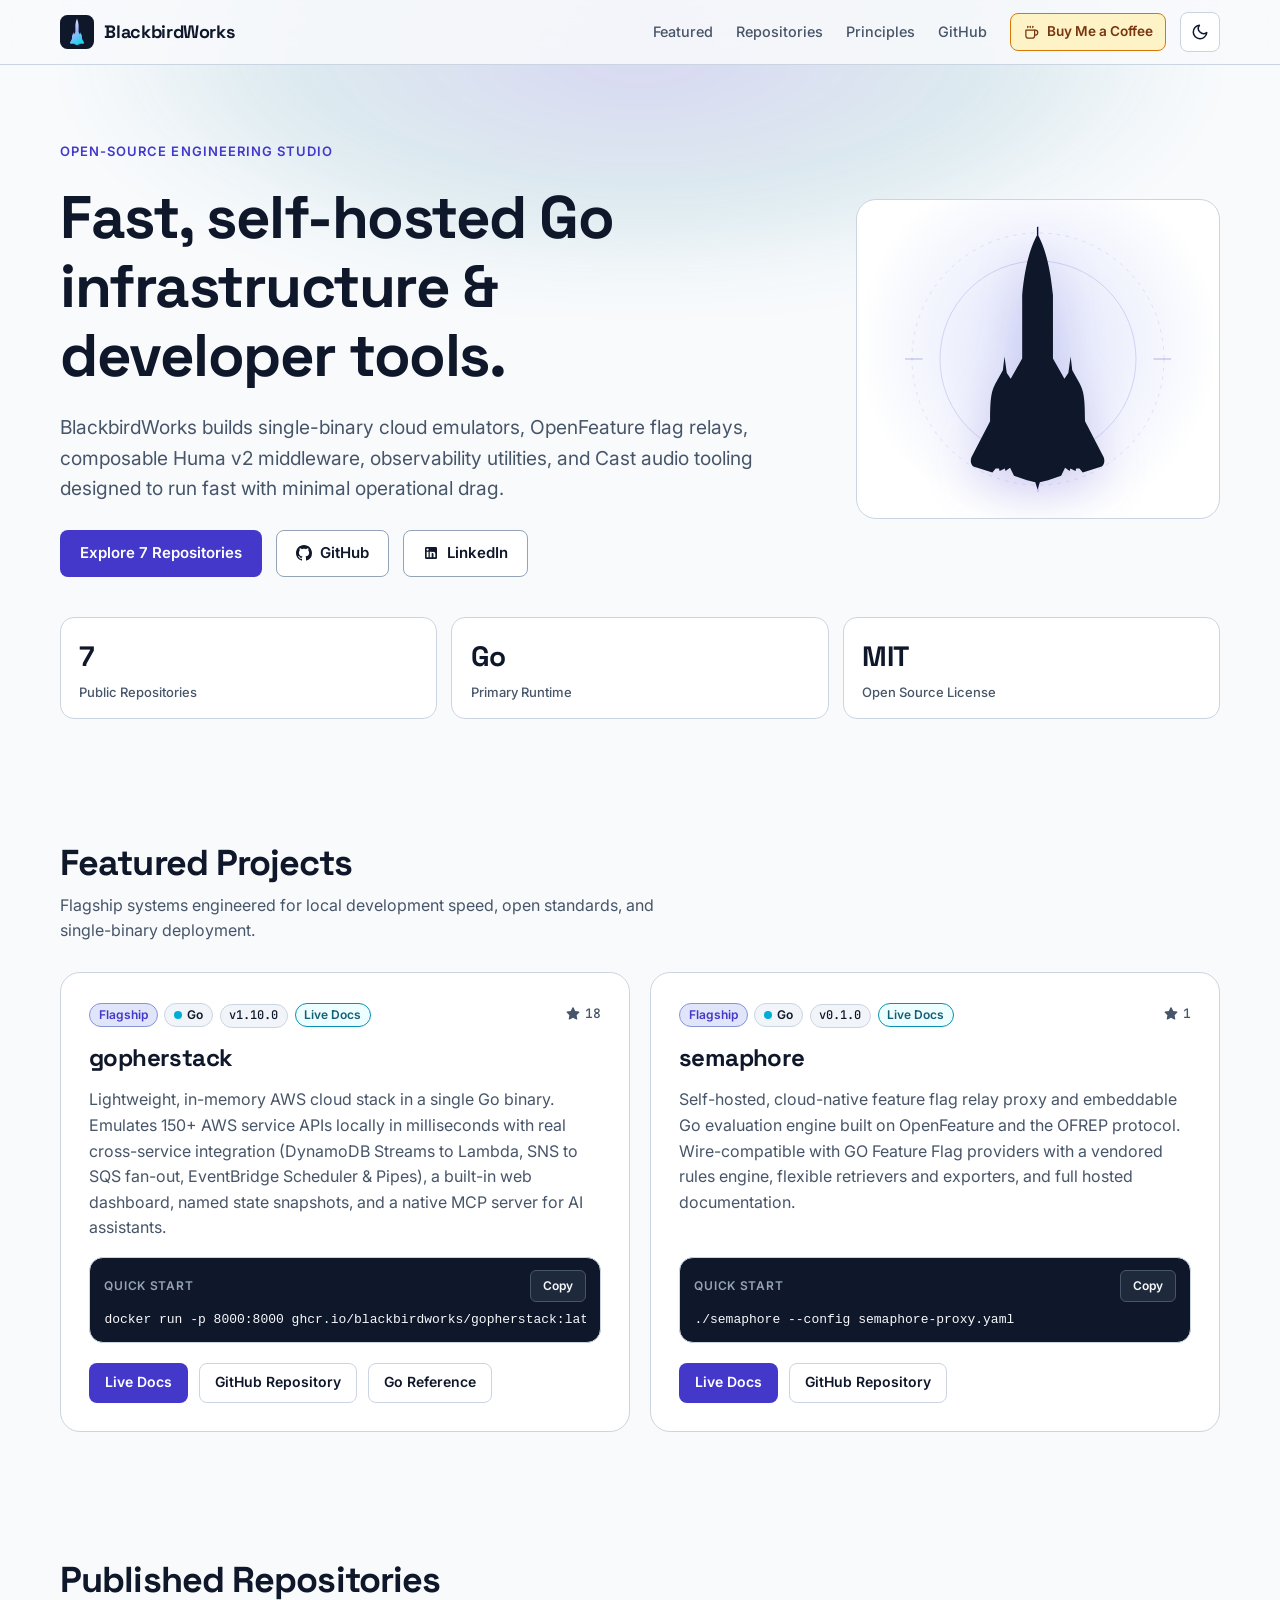
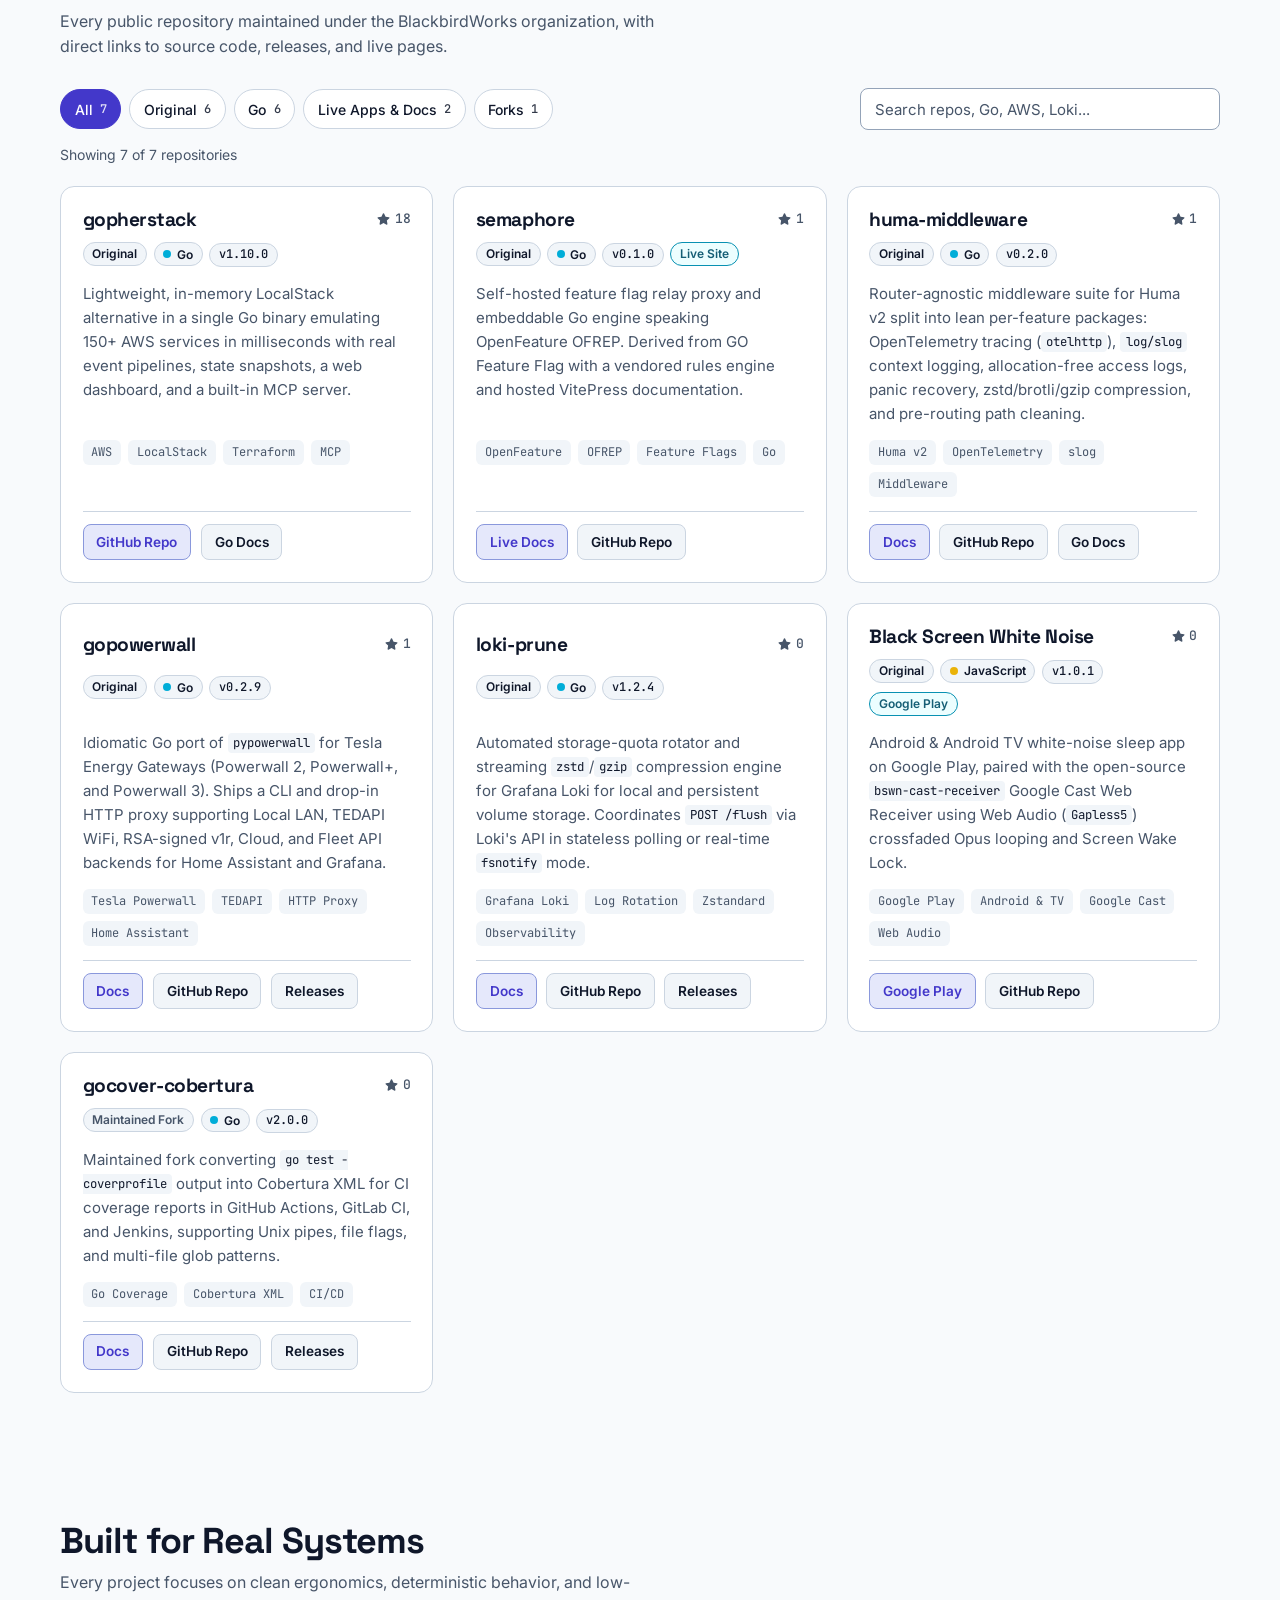
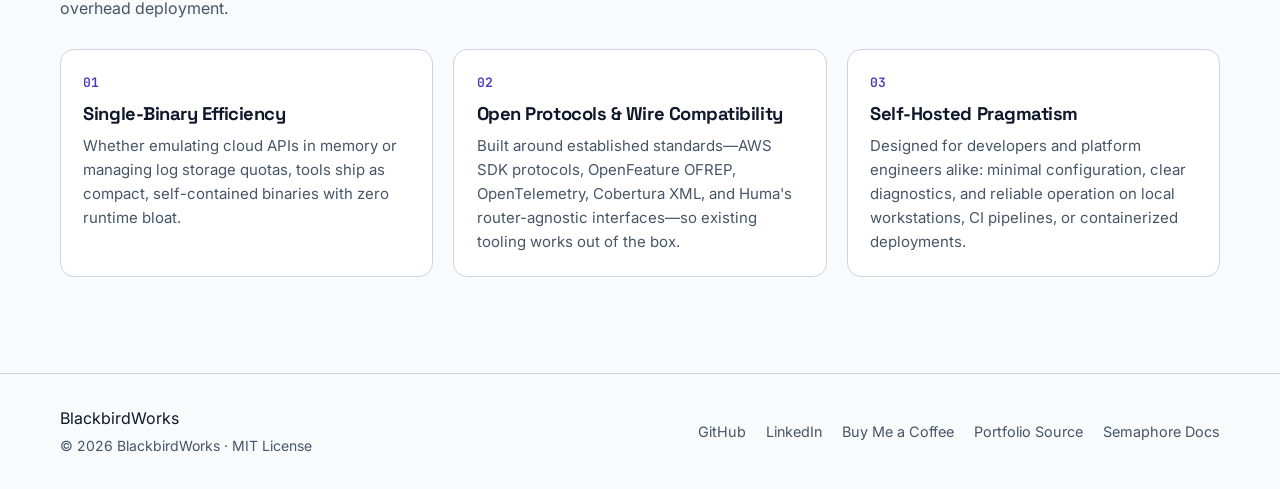
<file: site/index.html>
<!DOCTYPE html>
<html lang="en">
<head>
  <meta charset="utf-8">
  <meta name="viewport" content="width=device-width, initial-scale=1.0">
  <meta name="color-scheme" content="light dark">
  <script>
    try {
      const s = localStorage.getItem("color-scheme");
      if (s === "light" || s === "dark") {
        document.querySelector('meta[name="color-scheme"]').content = s;
      }
    } catch {}
  </script>
  <title>BlackbirdWorks — Open-Source Go Infrastructure &amp; Developer Tools</title>
  <meta name="description" content="Portfolio of open-source repositories by BlackbirdWorks: single-binary AWS emulation, OpenFeature flag relay, Huma middleware, Powerwall proxy, Loki log pruning, and Cast audio tooling.">
  <meta property="og:title" content="BlackbirdWorks — Open-Source Go Infrastructure &amp; Developer Tools">
  <meta property="og:description" content="Explore 7 open-source repositories from BlackbirdWorks, from Gopherstack and Semaphore to Huma middleware and Loki-prune.">
  <meta property="og:type" content="website">
  <meta property="og:url" content="https://blackbirdworks.dev/">
  <link rel="icon" type="image/svg+xml" href="./favicon.svg">
  <link rel="preconnect" href="https://fonts.googleapis.com">
  <link rel="preconnect" href="https://fonts.gstatic.com" crossorigin>
  <link href="https://fonts.googleapis.com/css2?family=Inter:wght@400;500;600&family=JetBrains+Mono:wght@400;500&family=Space+Grotesk:wght@600;700&display=swap" rel="stylesheet">
  <link rel="stylesheet" href="./styles.css?v=5">
  <script type="module" src="./app.js?v=5"></script>
</head>
<body>
  <a href="#main-content" class="skip-link visually-hidden">Skip to main content</a>

  <div class="ambient-glow" aria-hidden="true"></div>

  <header class="site-header">
    <div class="container header-inner">
      <a href="#top" class="brand">
        <svg class="brand-mark" aria-hidden="true" viewBox="0 0 64 64" width="34" height="34">
          <defs>
            <linearGradient id="brand-sr71" x1="0" y1="0" x2="0.4" y2="1">
              <stop offset="0%" stop-color="#f8fafc"/>
              <stop offset="55%" stop-color="#a5b4fc"/>
              <stop offset="100%" stop-color="#22d3ee"/>
            </linearGradient>
          </defs>
          <rect width="64" height="64" rx="14" fill="#0f172a"/>
          <g transform="translate(16.4 4.7) scale(0.13)">
            <path
              fill="url(#brand-sr71)"
              d="M 119 22 L 119 9 L 121 9 L 121 22 C 129 36 139 64 143.5 113 L 143.5 210 L 161 241 L 167 232 L 170.5 207 L 173 228 L 182 244 C 190 258 192.5 266 192.5 306 L 221 361 C 223 366 222 372 218 375 L 189 384 L 184 378 L 179 378 L 178 382 L 170 378 L 169 382 L 162 377 L 156 389 L 136 396 L 123.5 399 L 120 410 L 116.5 399 L 104 396 L 84 389 L 78 377 L 71 382 L 70 378 L 62 382 L 61 378 L 56 378 L 51 384 L 22 375 C 18 372 17 366 19 361 L 47.5 306 C 47.5 266 50 258 58 244 L 67 228 L 69.5 207 L 73 232 L 79 241 L 96.5 210 L 96.5 113 C 101 64 111 36 119 22 Z"
            />
          </g>
        </svg>
        <span class="brand-name">BlackbirdWorks</span>
      </a>

      <nav class="site-nav" aria-label="Primary">
        <ul role="list" class="nav-list">
          <li><a href="#featured">Featured</a></li>
          <li><a href="#projects">Repositories</a></li>
          <li><a href="#principles">Principles</a></li>
          <li>
            <a href="https://github.com/BlackbirdWorks" target="_blank" rel="noopener noreferrer">
              GitHub
            </a>
          </li>
        </ul>
      </nav>

      <a href="https://buymeacoffee.com/andrewbishr" target="_blank" rel="noopener noreferrer" class="btn btn-coffee btn-header-coffee">
        <svg aria-hidden="true" viewBox="0 0 24 24" width="15" height="15" fill="none" stroke="currentColor" stroke-width="2" stroke-linecap="round" stroke-linejoin="round">
          <path d="M17 8h1a4 4 0 1 1 0 8h-1"/>
          <path d="M3 8h14v9a4 4 0 0 1-4 4H7a4 4 0 0 1-4-4Z"/>
          <line x1="6" y1="2" x2="6" y2="4"/>
          <line x1="10" y1="2" x2="10" y2="4"/>
          <line x1="14" y1="2" x2="14" y2="4"/>
        </svg>
        Buy Me a Coffee
      </a>

      <button type="button" id="theme-toggle" class="theme-toggle">
        <span class="theme-option theme-option--to-dark">
          <svg aria-hidden="true" viewBox="0 0 24 24" width="18" height="18" fill="none" stroke="currentColor" stroke-width="2" stroke-linecap="round" stroke-linejoin="round">
            <path d="M21 12.79A9 9 0 1 1 11.21 3 7 7 0 0 0 21 12.79z"/>
          </svg>
          <span class="visually-hidden">Switch to dark theme</span>
        </span>
        <span class="theme-option theme-option--to-light">
          <svg aria-hidden="true" viewBox="0 0 24 24" width="18" height="18" fill="none" stroke="currentColor" stroke-width="2" stroke-linecap="round" stroke-linejoin="round">
            <circle cx="12" cy="12" r="4"/>
            <path d="M12 2v2M12 20v2M4.93 4.93l1.41 1.41M17.66 17.66l1.41 1.41M2 12h2M20 12h2M6.34 17.66l-1.41 1.41M19.07 4.93l-1.41 1.41"/>
          </svg>
          <span class="visually-hidden">Switch to light theme</span>
        </span>
      </button>
    </div>
  </header>

  <main id="top">
    <section class="hero">
      <div class="container hero-inner">
        <div class="hero-copy">
          <p class="eyebrow">Open-Source Engineering Studio</p>
          <h1 id="main-content" tabindex="-1">Fast, self-hosted Go infrastructure &amp; developer tools.</h1>
          <p class="hero-lead">
            BlackbirdWorks builds single-binary cloud emulators, OpenFeature flag relays, composable Huma v2 middleware,
            observability utilities, and Cast audio tooling designed to run fast with minimal operational drag.
          </p>

          <div class="hero-actions">
            <a href="#projects" class="btn btn-primary">Explore 7 Repositories</a>
            <a href="https://github.com/BlackbirdWorks" target="_blank" rel="noopener noreferrer" class="btn btn-secondary">
              <svg aria-hidden="true" viewBox="0 0 16 16" width="16" height="16" fill="currentColor">
                <path d="M8 0C3.58 0 0 3.58 0 8c0 3.54 2.29 6.53 5.47 7.59.4.07.55-.17.55-.38 0-.19-.01-.82-.01-1.49-2.01.37-2.53-.49-2.69-.94-.09-.23-.48-.94-.82-1.13-.28-.15-.68-.52-.01-.53.63-.01 1.08.58 1.23.82.72 1.21 1.87.87 2.33.66.07-.52.28-.87.51-1.07-1.78-.2-3.64-.89-3.64-3.95 0-.87.31-1.59.82-2.15-.08-.2-.36-1.02.08-2.12 0 0 .67-.21 2.2.82.64-.18 1.32-.27 2-.27s1.36.09 2 .27c1.53-1.04 2.2-.82 2.2-.82.44 1.1.16 1.92.08 2.12.51.56.82 1.27.82 2.15 0 3.07-1.87 3.75-3.65 3.95.29.25.54.73.54 1.48 0 1.07-.01 1.93-.01 2.2 0 .21.15.46.55.38A8.01 8.01 0 0 0 16 8c0-4.42-3.58-8-8-8Z"/>
              </svg>
              GitHub
            </a>
            <a href="https://www.linkedin.com/in/andrew-bishop-11721562/" target="_blank" rel="noopener noreferrer" class="btn btn-secondary">
              <svg aria-hidden="true" viewBox="0 0 24 24" width="16" height="16" fill="currentColor">
                <path d="M19 3a2 2 0 0 1 2 2v14a2 2 0 0 1-2 2H5a2 2 0 0 1-2-2V5a2 2 0 0 1 2-2h14m-.5 15.5v-5.3a3.26 3.26 0 0 0-3.26-3.26c-.85 0-1.84.52-2.28 1.3v-1.11h-2.79v8.37h2.79v-4.93c0-.77.62-1.4 1.39-1.4a1.4 1.4 0 0 1 1.4 1.4v4.93h2.75M6.88 8.56a1.68 1.68 0 0 0 1.68-1.68c0-.93-.75-1.69-1.68-1.69a1.69 1.69 0 0 0-1.69 1.69c0 .93.76 1.68 1.69 1.68m1.39 9.94v-8.37H5.5v8.37h2.77Z"/>
              </svg>
              LinkedIn
            </a>
          </div>
        </div>

        <div class="hero-emblem" aria-hidden="true">
          <svg class="hero-emblem-rings" viewBox="0 0 320 320" width="320" height="320">
            <circle cx="160" cy="160" r="144" fill="none" stroke="currentColor" stroke-opacity="0.14" stroke-width="1" stroke-dasharray="4 6"/>
            <circle cx="160" cy="160" r="112" fill="none" stroke="currentColor" stroke-opacity="0.2" stroke-width="1"/>
            <line x1="160" y1="8" x2="160" y2="28" stroke="currentColor" stroke-opacity="0.28" stroke-width="1.5"/>
            <line x1="160" y1="292" x2="160" y2="312" stroke="currentColor" stroke-opacity="0.28" stroke-width="1.5"/>
            <line x1="8" y1="160" x2="28" y2="160" stroke="currentColor" stroke-opacity="0.28" stroke-width="1.5"/>
            <line x1="292" y1="160" x2="312" y2="160" stroke="currentColor" stroke-opacity="0.28" stroke-width="1.5"/>
          </svg>
          <svg class="hero-sr71" viewBox="0 0 240 420" width="180" height="315">
            <path
              fill="currentColor"
              d="M 119 22 L 119 9 L 121 9 L 121 22 C 129 36 139 64 143.5 113 L 143.5 210 L 161 241 L 167 232 L 170.5 207 L 173 228 L 182 244 C 190 258 192.5 266 192.5 306 L 221 361 C 223 366 222 372 218 375 L 189 384 L 184 378 L 179 378 L 178 382 L 170 378 L 169 382 L 162 377 L 156 389 L 136 396 L 123.5 399 L 120 410 L 116.5 399 L 104 396 L 84 389 L 78 377 L 71 382 L 70 378 L 62 382 L 61 378 L 56 378 L 51 384 L 22 375 C 18 372 17 366 19 361 L 47.5 306 C 47.5 266 50 258 58 244 L 67 228 L 69.5 207 L 73 232 L 79 241 L 96.5 210 L 96.5 113 C 101 64 111 36 119 22 Z"
            />
          </svg>
        </div>

        <dl class="hero-stats">
          <div class="stat-card">
            <dt>Public Repositories</dt>
            <dd>7</dd>
          </div>
          <div class="stat-card">
            <dt>Primary Runtime</dt>
            <dd>Go</dd>
          </div>
          <div class="stat-card">
            <dt>Open Source License</dt>
            <dd>MIT</dd>
          </div>
        </dl>
      </div>
    </section>

    <section id="featured" class="section">
      <div class="container">
        <div class="section-header">
          <h2>Featured Projects</h2>
          <p class="section-subtitle">
            Flagship systems engineered for local development speed, open standards, and single-binary deployment.
          </p>
        </div>

        <div class="featured-grid">
          <div class="featured-card-wrap">
            <article class="featured-card reveal-item">
              <div class="card-meta-row">
                <ul role="list" class="badge-list">
                  <li><span class="badge badge-accent">Flagship</span></li>
                  <li><span class="badge badge-lang"><span class="lang-dot lang-dot--go" aria-hidden="true"></span>Go</span></li>
                  <li><span class="badge badge-version">v1.10.0</span></li>
                  <li><span class="badge badge-live">Live Docs</span></li>
                </ul>
                <span class="star-pill" aria-label="GitHub stars">
                  <svg aria-hidden="true" viewBox="0 0 16 16" width="14" height="14" fill="currentColor">
                    <path d="M8 .25a.75.75 0 0 1 .673.418l1.882 3.815 4.21.612a.75.75 0 0 1 .416 1.279l-3.046 2.97.719 4.192a.751.751 0 0 1-1.088.791L8 12.347l-3.766 1.98a.75.75 0 0 1-1.088-.79l.72-4.194L.818 6.374a.75.75 0 0 1 .416-1.28l4.21-.611L7.327.668A.75.75 0 0 1 8 .25Z"/>
                  </svg>
                  <span data-repo-stars="gopherstack">18</span>
                </span>
              </div>

              <h3>gopherstack</h3>
              <p class="card-blurb">
                Lightweight, in-memory AWS cloud stack in a single Go binary. Emulates 150+ AWS service APIs locally
                in milliseconds with real cross-service integration (DynamoDB Streams to Lambda, SNS to SQS fan-out,
                EventBridge Scheduler &amp; Pipes), a built-in web dashboard, named state snapshots, and a native MCP server
                for AI assistants.
              </p>

              <div class="snippet-box">
                <div class="snippet-header">
                  <span id="gopherstack-cmd-label" class="snippet-label">Quick start</span>
                  <button type="button" class="copy-btn" data-copy="docker run -p 8000:8000 ghcr.io/blackbirdworks/gopherstack:latest">
                    Copy <span class="visually-hidden">Gopherstack command</span>
                  </button>
                </div>
                <pre role="region" aria-labelledby="gopherstack-cmd-label" tabindex="0"><code>docker run -p 8000:8000 ghcr.io/blackbirdworks/gopherstack:latest</code></pre>
              </div>

              <div class="card-actions">
                <a href="https://gopherstack.blackbirdworks.dev/" target="_blank" rel="noopener noreferrer" class="btn btn-primary btn-sm">
                  Live Docs <span class="visually-hidden">for gopherstack</span>
                </a>
                <a href="https://github.com/BlackbirdWorks/gopherstack" target="_blank" rel="noopener noreferrer" class="btn btn-ghost btn-sm">
                  GitHub Repository <span class="visually-hidden">for gopherstack</span>
                </a>
                <a href="https://pkg.go.dev/github.com/blackbirdworks/gopherstack" target="_blank" rel="noopener noreferrer" class="btn btn-ghost btn-sm">
                  Go Reference <span class="visually-hidden">for gopherstack</span>
                </a>
              </div>
            </article>
          </div>

          <div class="featured-card-wrap">
            <article class="featured-card reveal-item">
              <div class="card-meta-row">
                <ul role="list" class="badge-list">
                  <li><span class="badge badge-accent">Flagship</span></li>
                  <li><span class="badge badge-lang"><span class="lang-dot lang-dot--go" aria-hidden="true"></span>Go</span></li>
                  <li><span class="badge badge-version">v0.1.0</span></li>
                  <li><span class="badge badge-live">Live Docs</span></li>
                </ul>
                <span class="star-pill" aria-label="GitHub stars">
                  <svg aria-hidden="true" viewBox="0 0 16 16" width="14" height="14" fill="currentColor">
                    <path d="M8 .25a.75.75 0 0 1 .673.418l1.882 3.815 4.21.612a.75.75 0 0 1 .416 1.279l-3.046 2.97.719 4.192a.751.751 0 0 1-1.088.791L8 12.347l-3.766 1.98a.75.75 0 0 1-1.088-.79l.72-4.194L.818 6.374a.75.75 0 0 1 .416-1.28l4.21-.611L7.327.668A.75.75 0 0 1 8 .25Z"/>
                  </svg>
                  <span data-repo-stars="semaphore">1</span>
                </span>
              </div>

              <h3>semaphore</h3>
              <p class="card-blurb">
                Self-hosted, cloud-native feature flag relay proxy and embeddable Go evaluation engine built on
                OpenFeature and the OFREP protocol. Wire-compatible with GO Feature Flag providers with a vendored
                rules engine, flexible retrievers and exporters, and full hosted documentation.
              </p>

              <div class="snippet-box">
                <div class="snippet-header">
                  <span id="semaphore-cmd-label" class="snippet-label">Quick start</span>
                  <button type="button" class="copy-btn" data-copy="./semaphore --config semaphore-proxy.yaml">
                    Copy <span class="visually-hidden">Semaphore command</span>
                  </button>
                </div>
                <pre role="region" aria-labelledby="semaphore-cmd-label" tabindex="0"><code>./semaphore --config semaphore-proxy.yaml</code></pre>
              </div>

              <div class="card-actions">
                <a href="https://semaphore.blackbirdworks.dev/" target="_blank" rel="noopener noreferrer" class="btn btn-primary btn-sm">
                  Live Docs <span class="visually-hidden">for semaphore</span>
                </a>
                <a href="https://github.com/BlackbirdWorks/semaphore" target="_blank" rel="noopener noreferrer" class="btn btn-ghost btn-sm">
                  GitHub Repository <span class="visually-hidden">for semaphore</span>
                </a>
              </div>
            </article>
          </div>
        </div>
      </div>
    </section>

    <section id="projects" class="section">
      <div class="container">
        <div class="section-header">
          <h2>Published Repositories</h2>
          <p class="section-subtitle">
            Every public repository maintained under the BlackbirdWorks organization, with direct links to source code,
            releases, and live pages.
          </p>
        </div>

        <search class="repo-controls">
          <div class="filter-group" role="group" aria-label="Filter repositories by category">
            <button type="button" class="filter-btn" data-filter="all" aria-pressed="true">
              All <span class="filter-count">7</span>
            </button>
            <button type="button" class="filter-btn" data-filter="original" aria-pressed="false">
              Original <span class="filter-count">6</span>
            </button>
            <button type="button" class="filter-btn" data-filter="go" aria-pressed="false">
              Go <span class="filter-count">6</span>
            </button>
            <button type="button" class="filter-btn" data-filter="pages" aria-pressed="false">
              Live Apps &amp; Docs <span class="filter-count">2</span>
            </button>
            <button type="button" class="filter-btn" data-filter="fork" aria-pressed="false">
              Forks <span class="filter-count">1</span>
            </button>
          </div>

          <div class="search-field">
            <label for="repo-search" class="visually-hidden">Filter repositories by name, language, or topic</label>
            <input type="search" id="repo-search" placeholder="Search repos, Go, AWS, Loki..." autocomplete="off">
          </div>
        </search>

        <p id="repo-status" class="repo-status" aria-live="polite">Showing 7 of 7 repositories</p>

        <div class="repo-grid" id="repo-grid">
          <article
            class="repo-card reveal-item"
            data-repo="gopherstack"
            data-origin="original"
            data-lang="go"
            data-has-pages="false"
            data-search="gopherstack aws localstack terraform mcp emulator go cloud lambda s3 dynamodb"
          >
            <header class="repo-card-header">
              <div class="repo-title-row">
                <h3>gopherstack</h3>
                <span class="star-pill" aria-label="GitHub stars">
                  <svg aria-hidden="true" viewBox="0 0 16 16" width="13" height="13" fill="currentColor">
                    <path d="M8 .25a.75.75 0 0 1 .673.418l1.882 3.815 4.21.612a.75.75 0 0 1 .416 1.279l-3.046 2.97.719 4.192a.751.751 0 0 1-1.088.791L8 12.347l-3.766 1.98a.75.75 0 0 1-1.088-.79l.72-4.194L.818 6.374a.75.75 0 0 1 .416-1.28l4.21-.611L7.327.668A.75.75 0 0 1 8 .25Z"/>
                  </svg>
                  <span data-repo-stars="gopherstack">18</span>
                </span>
              </div>
              <ul role="list" class="badge-list">
                <li><span class="badge badge-origin">Original</span></li>
                <li><span class="badge badge-lang"><span class="lang-dot lang-dot--go" aria-hidden="true"></span>Go</span></li>
                <li><span class="badge badge-version">v1.10.0</span></li>
              </ul>
            </header>

            <p class="repo-blurb">
              Lightweight, in-memory LocalStack alternative in a single Go binary emulating 150+ AWS services in
              milliseconds with real event pipelines, state snapshots, a web dashboard, and a built-in MCP server.
            </p>

            <ul role="list" class="topic-list">
              <li>AWS</li>
              <li>LocalStack</li>
              <li>Terraform</li>
              <li>MCP</li>
            </ul>

            <footer class="repo-links">
              <a href="https://github.com/BlackbirdWorks/gopherstack" target="_blank" rel="noopener noreferrer" class="repo-link repo-link--primary">
                GitHub Repo <span class="visually-hidden">for gopherstack</span>
              </a>
              <a href="https://pkg.go.dev/github.com/blackbirdworks/gopherstack" target="_blank" rel="noopener noreferrer" class="repo-link">
                Go Docs <span class="visually-hidden">for gopherstack</span>
              </a>
            </footer>
          </article>

          <article
            class="repo-card reveal-item"
            data-repo="semaphore"
            data-origin="original"
            data-lang="go"
            data-has-pages="true"
            data-search="semaphore openfeature ofrep feature flags go relay proxy vitepress docs"
          >
            <header class="repo-card-header">
              <div class="repo-title-row">
                <h3>semaphore</h3>
                <span class="star-pill" aria-label="GitHub stars">
                  <svg aria-hidden="true" viewBox="0 0 16 16" width="13" height="13" fill="currentColor">
                    <path d="M8 .25a.75.75 0 0 1 .673.418l1.882 3.815 4.21.612a.75.75 0 0 1 .416 1.279l-3.046 2.97.719 4.192a.751.751 0 0 1-1.088.791L8 12.347l-3.766 1.98a.75.75 0 0 1-1.088-.79l.72-4.194L.818 6.374a.75.75 0 0 1 .416-1.28l4.21-.611L7.327.668A.75.75 0 0 1 8 .25Z"/>
                  </svg>
                  <span data-repo-stars="semaphore">1</span>
                </span>
              </div>
              <ul role="list" class="badge-list">
                <li><span class="badge badge-origin">Original</span></li>
                <li><span class="badge badge-lang"><span class="lang-dot lang-dot--go" aria-hidden="true"></span>Go</span></li>
                <li><span class="badge badge-version">v0.1.0</span></li>
                <li><span class="badge badge-live">Live Site</span></li>
              </ul>
            </header>

            <p class="repo-blurb">
              Self-hosted feature flag relay proxy and embeddable Go engine speaking OpenFeature OFREP. Derived from
              GO Feature Flag with a vendored rules engine and hosted VitePress documentation.
            </p>

            <ul role="list" class="topic-list">
              <li>OpenFeature</li>
              <li>OFREP</li>
              <li>Feature Flags</li>
              <li>Go</li>
            </ul>

            <footer class="repo-links">
              <a href="https://semaphore.blackbirdworks.dev/" target="_blank" rel="noopener noreferrer" class="repo-link repo-link--primary">
                Live Docs <span class="visually-hidden">for semaphore</span>
              </a>
              <a href="https://github.com/BlackbirdWorks/semaphore" target="_blank" rel="noopener noreferrer" class="repo-link">
                GitHub Repo <span class="visually-hidden">for semaphore</span>
              </a>
            </footer>
          </article>

          <article
            class="repo-card reveal-item"
            data-repo="huma-middleware"
            data-origin="original"
            data-lang="go"
            data-has-pages="false"
            data-search="huma-middleware huma v2 opentelemetry otelhttp slog middleware tracing logging compression recovery cleanpath go"
          >
            <header class="repo-card-header">
              <div class="repo-title-row">
                <h3>huma-middleware</h3>
                <span class="star-pill" aria-label="GitHub stars">
                  <svg aria-hidden="true" viewBox="0 0 16 16" width="13" height="13" fill="currentColor">
                    <path d="M8 .25a.75.75 0 0 1 .673.418l1.882 3.815 4.21.612a.75.75 0 0 1 .416 1.279l-3.046 2.97.719 4.192a.751.751 0 0 1-1.088.791L8 12.347l-3.766 1.98a.75.75 0 0 1-1.088-.79l.72-4.194L.818 6.374a.75.75 0 0 1 .416-1.28l4.21-.611L7.327.668A.75.75 0 0 1 8 .25Z"/>
                  </svg>
                  <span data-repo-stars="huma-middleware">1</span>
                </span>
              </div>
              <ul role="list" class="badge-list">
                <li><span class="badge badge-origin">Original</span></li>
                <li><span class="badge badge-lang"><span class="lang-dot lang-dot--go" aria-hidden="true"></span>Go</span></li>
                <li><span class="badge badge-version">v0.2.0</span></li>
              </ul>
            </header>

            <p class="repo-blurb">
              Router-agnostic middleware suite for Huma v2 split into lean per-feature packages: OpenTelemetry tracing
              (<code>otelhttp</code>), <code>log/slog</code> context logging, allocation-free access logs, panic recovery,
              zstd/brotli/gzip compression, and pre-routing path cleaning.
            </p>

            <ul role="list" class="topic-list">
              <li>Huma v2</li>
              <li>OpenTelemetry</li>
              <li>slog</li>
              <li>Middleware</li>
            </ul>

            <footer class="repo-links">
              <a href="./docs/huma-middleware/" class="repo-link repo-link--primary">
                Docs <span class="visually-hidden">for huma-middleware</span>
              </a>
              <a href="https://github.com/BlackbirdWorks/huma-middleware" target="_blank" rel="noopener noreferrer" class="repo-link">
                GitHub Repo <span class="visually-hidden">for huma-middleware</span>
              </a>
              <a href="https://pkg.go.dev/github.com/blackbirdworks/huma-middleware" target="_blank" rel="noopener noreferrer" class="repo-link">
                Go Docs <span class="visually-hidden">for huma-middleware</span>
              </a>
            </footer>
          </article>

          <article
            class="repo-card reveal-item"
            data-repo="gopowerwall"
            data-origin="original"
            data-lang="go"
            data-has-pages="false"
            data-search="gopowerwall tesla powerwall pypowerwall tedapi v1r http proxy home assistant grafana go energy"
          >
            <header class="repo-card-header">
              <div class="repo-title-row">
                <h3>gopowerwall</h3>
                <span class="star-pill" aria-label="GitHub stars">
                  <svg aria-hidden="true" viewBox="0 0 16 16" width="13" height="13" fill="currentColor">
                    <path d="M8 .25a.75.75 0 0 1 .673.418l1.882 3.815 4.21.612a.75.75 0 0 1 .416 1.279l-3.046 2.97.719 4.192a.751.751 0 0 1-1.088.791L8 12.347l-3.766 1.98a.75.75 0 0 1-1.088-.79l.72-4.194L.818 6.374a.75.75 0 0 1 .416-1.28l4.21-.611L7.327.668A.75.75 0 0 1 8 .25Z"/>
                  </svg>
                  <span data-repo-stars="gopowerwall">1</span>
                </span>
              </div>
              <ul role="list" class="badge-list">
                <li><span class="badge badge-origin">Original</span></li>
                <li><span class="badge badge-lang"><span class="lang-dot lang-dot--go" aria-hidden="true"></span>Go</span></li>
                <li><span class="badge badge-version">v0.2.9</span></li>
              </ul>
            </header>

            <p class="repo-blurb">
              Idiomatic Go port of <code>pypowerwall</code> for Tesla Energy Gateways (Powerwall 2, Powerwall+, and
              Powerwall 3). Ships a CLI and drop-in HTTP proxy supporting Local LAN, TEDAPI WiFi, RSA-signed v1r, Cloud,
              and Fleet API backends for Home Assistant and Grafana.
            </p>

            <ul role="list" class="topic-list">
              <li>Tesla Powerwall</li>
              <li>TEDAPI</li>
              <li>HTTP Proxy</li>
              <li>Home Assistant</li>
            </ul>

            <footer class="repo-links">
              <a href="./docs/gopowerwall/" class="repo-link repo-link--primary">
                Docs <span class="visually-hidden">for gopowerwall</span>
              </a>
              <a href="https://github.com/BlackbirdWorks/gopowerwall" target="_blank" rel="noopener noreferrer" class="repo-link">
                GitHub Repo <span class="visually-hidden">for gopowerwall</span>
              </a>
              <a href="https://github.com/BlackbirdWorks/gopowerwall/releases" target="_blank" rel="noopener noreferrer" class="repo-link">
                Releases <span class="visually-hidden">for gopowerwall</span>
              </a>
            </footer>
          </article>

          <article
            class="repo-card reveal-item"
            data-repo="loki-prune"
            data-origin="original"
            data-lang="go"
            data-has-pages="false"
            data-search="loki-prune grafana loki zstandard zstd gzip observability log rotation prune storage quota go"
          >
            <header class="repo-card-header">
              <div class="repo-title-row">
                <h3>loki-prune</h3>
                <span class="star-pill" aria-label="GitHub stars">
                  <svg aria-hidden="true" viewBox="0 0 16 16" width="13" height="13" fill="currentColor">
                    <path d="M8 .25a.75.75 0 0 1 .673.418l1.882 3.815 4.21.612a.75.75 0 0 1 .416 1.279l-3.046 2.97.719 4.192a.751.751 0 0 1-1.088.791L8 12.347l-3.766 1.98a.75.75 0 0 1-1.088-.79l.72-4.194L.818 6.374a.75.75 0 0 1 .416-1.28l4.21-.611L7.327.668A.75.75 0 0 1 8 .25Z"/>
                  </svg>
                  <span data-repo-stars="loki-prune">0</span>
                </span>
              </div>
              <ul role="list" class="badge-list">
                <li><span class="badge badge-origin">Original</span></li>
                <li><span class="badge badge-lang"><span class="lang-dot lang-dot--go" aria-hidden="true"></span>Go</span></li>
                <li><span class="badge badge-version">v1.2.4</span></li>
              </ul>
            </header>

            <p class="repo-blurb">
              Automated storage-quota rotator and streaming <code>zstd</code>/<code>gzip</code> compression engine for
              Grafana Loki for local and persistent volume storage. Coordinates <code>POST /flush</code> via Loki's API
              in stateless polling or real-time <code>fsnotify</code> mode.
            </p>

            <ul role="list" class="topic-list">
              <li>Grafana Loki</li>
              <li>Log Rotation</li>
              <li>Zstandard</li>
              <li>Observability</li>
            </ul>

            <footer class="repo-links">
              <a href="./docs/loki-prune/" class="repo-link repo-link--primary">
                Docs <span class="visually-hidden">for loki-prune</span>
              </a>
              <a href="https://github.com/BlackbirdWorks/loki-prune" target="_blank" rel="noopener noreferrer" class="repo-link">
                GitHub Repo <span class="visually-hidden">for loki-prune</span>
              </a>
              <a href="https://github.com/BlackbirdWorks/loki-prune/releases" target="_blank" rel="noopener noreferrer" class="repo-link">
                Releases <span class="visually-hidden">for loki-prune</span>
              </a>
            </footer>
          </article>

          <article
            class="repo-card reveal-item"
            data-repo="bswn-cast-receiver"
            data-origin="original"
            data-lang="javascript"
            data-has-pages="true"
            data-search="bswn bswn-cast-receiver black screen white noise android tv google play cast web audio vite gapless javascript receiver"
          >
            <header class="repo-card-header">
              <div class="repo-title-row">
                <h3>Black Screen White Noise</h3>
                <span class="star-pill" aria-label="GitHub stars">
                  <svg aria-hidden="true" viewBox="0 0 16 16" width="13" height="13" fill="currentColor">
                    <path d="M8 .25a.75.75 0 0 1 .673.418l1.882 3.815 4.21.612a.75.75 0 0 1 .416 1.279l-3.046 2.97.719 4.192a.751.751 0 0 1-1.088.791L8 12.347l-3.766 1.98a.75.75 0 0 1-1.088-.79l.72-4.194L.818 6.374a.75.75 0 0 1 .416-1.28l4.21-.611L7.327.668A.75.75 0 0 1 8 .25Z"/>
                  </svg>
                  <span data-repo-stars="bswn-cast-receiver">0</span>
                </span>
              </div>
              <ul role="list" class="badge-list">
                <li><span class="badge badge-origin">Original</span></li>
                <li><span class="badge badge-lang"><span class="lang-dot lang-dot--js" aria-hidden="true"></span>JavaScript</span></li>
                <li><span class="badge badge-version">v1.0.1</span></li>
                <li><span class="badge badge-live">Google Play</span></li>
              </ul>
            </header>

            <p class="repo-blurb">
              Android &amp; Android TV white-noise sleep app on Google Play, paired with the open-source
              <code>bswn-cast-receiver</code> Google Cast Web Receiver using Web Audio (<code>Gapless5</code>)
              crossfaded Opus looping and Screen Wake Lock.
            </p>

            <ul role="list" class="topic-list">
              <li>Google Play</li>
              <li>Android &amp; TV</li>
              <li>Google Cast</li>
              <li>Web Audio</li>
            </ul>

            <footer class="repo-links">
              <a href="https://play.google.com/store/apps/details?id=com.blackbird7181.bswn" target="_blank" rel="noopener noreferrer" class="repo-link repo-link--primary">
                Google Play <span class="visually-hidden">for Black Screen White Noise</span>
              </a>
              <a href="https://github.com/BlackbirdWorks/bswn-cast-receiver" target="_blank" rel="noopener noreferrer" class="repo-link">
                GitHub Repo <span class="visually-hidden">for bswn-cast-receiver</span>
              </a>
            </footer>
          </article>

          <article
            class="repo-card reveal-item"
            data-repo="gocover-cobertura"
            data-origin="fork"
            data-lang="go"
            data-has-pages="false"
            data-search="gocover-cobertura go coverage cobertura xml ci cd fork github actions gitlab jenkins"
          >
            <header class="repo-card-header">
              <div class="repo-title-row">
                <h3>gocover-cobertura</h3>
                <span class="star-pill" aria-label="GitHub stars">
                  <svg aria-hidden="true" viewBox="0 0 16 16" width="13" height="13" fill="currentColor">
                    <path d="M8 .25a.75.75 0 0 1 .673.418l1.882 3.815 4.21.612a.75.75 0 0 1 .416 1.279l-3.046 2.97.719 4.192a.751.751 0 0 1-1.088.791L8 12.347l-3.766 1.98a.75.75 0 0 1-1.088-.79l.72-4.194L.818 6.374a.75.75 0 0 1 .416-1.28l4.21-.611L7.327.668A.75.75 0 0 1 8 .25Z"/>
                  </svg>
                  <span data-repo-stars="gocover-cobertura">0</span>
                </span>
              </div>
              <ul role="list" class="badge-list">
                <li><span class="badge badge-fork">Maintained Fork</span></li>
                <li><span class="badge badge-lang"><span class="lang-dot lang-dot--go" aria-hidden="true"></span>Go</span></li>
                <li><span class="badge badge-version">v2.0.0</span></li>
              </ul>
            </header>

            <p class="repo-blurb">
              Maintained fork converting <code>go test -coverprofile</code> output into Cobertura XML for CI coverage
              reports in GitHub Actions, GitLab CI, and Jenkins, supporting Unix pipes, file flags, and multi-file glob
              patterns.
            </p>

            <ul role="list" class="topic-list">
              <li>Go Coverage</li>
              <li>Cobertura XML</li>
              <li>CI/CD</li>
            </ul>

            <footer class="repo-links">
              <a href="./docs/gocover-cobertura/" class="repo-link repo-link--primary">
                Docs <span class="visually-hidden">for gocover-cobertura</span>
              </a>
              <a href="https://github.com/BlackbirdWorks/gocover-cobertura" target="_blank" rel="noopener noreferrer" class="repo-link">
                GitHub Repo <span class="visually-hidden">for gocover-cobertura</span>
              </a>
              <a href="https://github.com/BlackbirdWorks/gocover-cobertura/releases" target="_blank" rel="noopener noreferrer" class="repo-link">
                Releases <span class="visually-hidden">for gocover-cobertura</span>
              </a>
            </footer>
          </article>
        </div>

        <div id="repo-empty" class="empty-state" hidden>
          <p>No published repositories match that filter and search combination.</p>
          <button type="button" id="reset-filters" class="btn btn-secondary btn-sm">Reset filters</button>
        </div>
      </div>
    </section>

    <section id="principles" class="section">
      <div class="container">
        <div class="section-header">
          <h2>Built for Real Systems</h2>
          <p class="section-subtitle">
            Every project focuses on clean ergonomics, deterministic behavior, and low-overhead deployment.
          </p>
        </div>

        <div class="principles-grid">
          <article class="principle-card reveal-item">
            <p class="principle-index">01</p>
            <h3>Single-Binary Efficiency</h3>
            <p>
              Whether emulating cloud APIs in memory or managing log storage quotas, tools ship as compact,
              self-contained binaries with zero runtime bloat.
            </p>
          </article>

          <article class="principle-card reveal-item">
            <p class="principle-index">02</p>
            <h3>Open Protocols &amp; Wire Compatibility</h3>
            <p>
              Built around established standards—AWS SDK protocols, OpenFeature OFREP, OpenTelemetry, Cobertura XML,
              and Huma's router-agnostic interfaces—so existing tooling works out of the box.
            </p>
          </article>

          <article class="principle-card reveal-item">
            <p class="principle-index">03</p>
            <h3>Self-Hosted Pragmatism</h3>
            <p>
              Designed for developers and platform engineers alike: minimal configuration, clear diagnostics,
              and reliable operation on local workstations, CI pipelines, or containerized deployments.
            </p>
          </article>
        </div>
      </div>
    </section>
  </main>

  <footer class="site-footer">
    <div class="container footer-inner">
      <div class="footer-brand">
        <span class="brand-name">BlackbirdWorks</span>
        <p class="footer-meta">&copy; 2026 BlackbirdWorks &middot; MIT License</p>
      </div>

      <nav aria-label="Footer">
        <ul role="list" class="footer-links">
          <li>
            <a href="https://github.com/BlackbirdWorks" target="_blank" rel="noopener noreferrer">
              GitHub
            </a>
          </li>
          <li>
            <a href="https://www.linkedin.com/in/andrew-bishop-11721562/" target="_blank" rel="noopener noreferrer">
              LinkedIn
            </a>
          </li>
          <li>
            <a href="https://buymeacoffee.com/andrewbishr" target="_blank" rel="noopener noreferrer">
              Buy Me a Coffee
            </a>
          </li>
          <li>
            <a href="https://github.com/BlackbirdWorks/portfolio" target="_blank" rel="noopener noreferrer">
              Portfolio Source
            </a>
          </li>
          <li>
            <a href="https://semaphore.blackbirdworks.dev/" target="_blank" rel="noopener noreferrer">
              Semaphore Docs
            </a>
          </li>
        </ul>
      </nav>
    </div>
  </footer>

  <div id="copy-status" class="visually-hidden" aria-live="polite"></div>
</body>
</html>
</file>
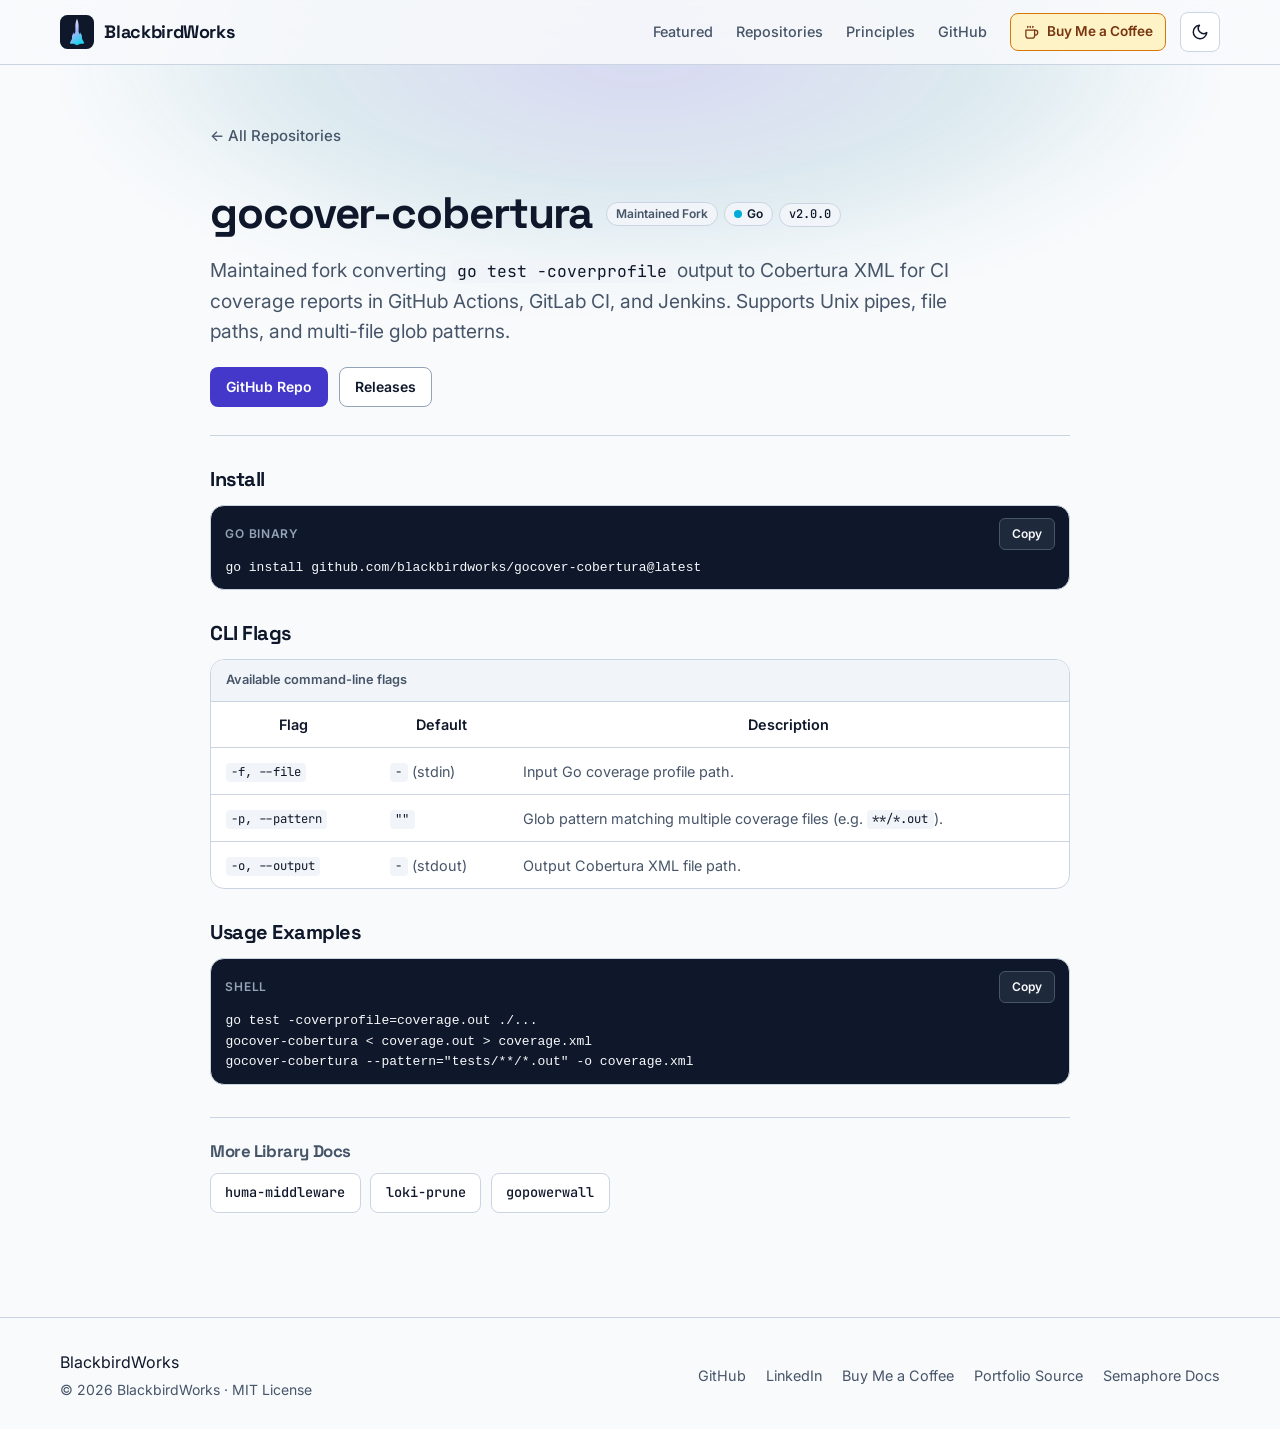
<file: site/docs/gocover-cobertura/index.html>
<!DOCTYPE html>
<html lang="en">
<head>
  <meta charset="utf-8">
  <meta name="viewport" content="width=device-width, initial-scale=1.0">
  <meta name="color-scheme" content="light dark">
  <script>
    try {
      const s = localStorage.getItem("color-scheme");
      if (s === "light" || s === "dark") {
        document.querySelector('meta[name="color-scheme"]').content = s;
      }
    } catch {}
  </script>
  <title>gocover-cobertura Docs | BlackbirdWorks</title>
  <meta name="description" content="Convert Go cover profiles from go test -coverprofile into Cobertura XML for CI pipelines.">
  <link rel="icon" type="image/svg+xml" href="../../favicon.svg">
  <link rel="preconnect" href="https://fonts.googleapis.com">
  <link rel="preconnect" href="https://fonts.gstatic.com" crossorigin>
  <link href="https://fonts.googleapis.com/css2?family=Inter:wght@400;500;600&family=JetBrains+Mono:wght@400;500&family=Space+Grotesk:wght@600;700&display=swap" rel="stylesheet">
  <link rel="stylesheet" href="../../styles.css?v=5">
  <script type="module" src="../../app.js?v=5"></script>
</head>
<body>
  <a href="#main-content" class="skip-link visually-hidden">Skip to main content</a>

  <div class="ambient-glow" aria-hidden="true"></div>

  <header class="site-header">
    <div class="container header-inner">
      <a href="../../" class="brand">
        <svg class="brand-mark" aria-hidden="true" viewBox="0 0 64 64" width="34" height="34">
          <defs>
            <linearGradient id="brand-sr71" x1="0" y1="0" x2="0.4" y2="1">
              <stop offset="0%" stop-color="#f8fafc"/>
              <stop offset="55%" stop-color="#a5b4fc"/>
              <stop offset="100%" stop-color="#22d3ee"/>
            </linearGradient>
          </defs>
          <rect width="64" height="64" rx="14" fill="#0f172a"/>
          <g transform="translate(16.4 4.7) scale(0.13)">
            <path
              fill="url(#brand-sr71)"
              d="M 119 22 L 119 9 L 121 9 L 121 22 C 129 36 139 64 143.5 113 L 143.5 210 L 161 241 L 167 232 L 170.5 207 L 173 228 L 182 244 C 190 258 192.5 266 192.5 306 L 221 361 C 223 366 222 372 218 375 L 189 384 L 184 378 L 179 378 L 178 382 L 170 378 L 169 382 L 162 377 L 156 389 L 136 396 L 123.5 399 L 120 410 L 116.5 399 L 104 396 L 84 389 L 78 377 L 71 382 L 70 378 L 62 382 L 61 378 L 56 378 L 51 384 L 22 375 C 18 372 17 366 19 361 L 47.5 306 C 47.5 266 50 258 58 244 L 67 228 L 69.5 207 L 73 232 L 79 241 L 96.5 210 L 96.5 113 C 101 64 111 36 119 22 Z"
            />
          </g>
        </svg>
        <span class="brand-name">BlackbirdWorks</span>
      </a>

      <nav class="site-nav" aria-label="Primary">
        <ul role="list" class="nav-list">
          <li><a href="../../#featured">Featured</a></li>
          <li><a href="../../#projects">Repositories</a></li>
          <li><a href="../../#principles">Principles</a></li>
          <li>
            <a href="https://github.com/BlackbirdWorks" target="_blank" rel="noopener noreferrer">
              GitHub
            </a>
          </li>
        </ul>
      </nav>

      <a href="https://buymeacoffee.com/andrewbishr" target="_blank" rel="noopener noreferrer" class="btn btn-coffee btn-header-coffee">
        <svg aria-hidden="true" viewBox="0 0 24 24" width="15" height="15" fill="none" stroke="currentColor" stroke-width="2" stroke-linecap="round" stroke-linejoin="round">
          <path d="M17 8h1a4 4 0 1 1 0 8h-1"/>
          <path d="M3 8h14v9a4 4 0 0 1-4 4H7a4 4 0 0 1-4-4Z"/>
          <line x1="6" y1="2" x2="6" y2="4"/>
          <line x1="10" y1="2" x2="10" y2="4"/>
          <line x1="14" y1="2" x2="14" y2="4"/>
        </svg>
        Buy Me a Coffee
      </a>

      <button type="button" id="theme-toggle" class="theme-toggle">
        <span class="theme-option theme-option--to-dark">
          <svg aria-hidden="true" viewBox="0 0 24 24" width="18" height="18" fill="none" stroke="currentColor" stroke-width="2" stroke-linecap="round" stroke-linejoin="round">
            <path d="M21 12.79A9 9 0 1 1 11.21 3 7 7 0 0 0 21 12.79z"/>
          </svg>
          <span class="visually-hidden">Switch to dark theme</span>
        </span>
        <span class="theme-option theme-option--to-light">
          <svg aria-hidden="true" viewBox="0 0 24 24" width="18" height="18" fill="none" stroke="currentColor" stroke-width="2" stroke-linecap="round" stroke-linejoin="round">
            <circle cx="12" cy="12" r="4"/>
            <path d="M12 2v2M12 20v2M4.93 4.93l1.41 1.41M17.66 17.66l1.41 1.41M2 12h2M20 12h2M6.34 17.66l-1.41 1.41M19.07 4.93l-1.41 1.41"/>
          </svg>
          <span class="visually-hidden">Switch to light theme</span>
        </span>
      </button>
    </div>
  </header>

  <main class="container doc-main">
    <nav class="doc-breadcrumb" aria-label="Breadcrumb">
      <a href="../../#projects">&larr; All Repositories</a>
    </nav>

    <header class="doc-hero">
      <div class="doc-hero-top">
        <h1 id="main-content" tabindex="-1">gocover-cobertura</h1>
        <ul role="list" class="badge-list">
          <li><span class="badge badge-fork">Maintained Fork</span></li>
          <li><span class="badge badge-lang"><span class="lang-dot lang-dot--go" aria-hidden="true"></span>Go</span></li>
          <li><span class="badge badge-version">v2.0.0</span></li>
        </ul>
      </div>
      <p class="hero-lead">
        Maintained fork converting <code>go test -coverprofile</code> output to Cobertura XML for CI coverage reports
        in GitHub Actions, GitLab CI, and Jenkins. Supports Unix pipes, file paths, and multi-file glob patterns.
      </p>
      <div class="doc-hero-actions">
        <a href="https://github.com/BlackbirdWorks/gocover-cobertura" target="_blank" rel="noopener noreferrer" class="btn btn-primary btn-sm">
          GitHub Repo <span class="visually-hidden">for gocover-cobertura</span>
        </a>
        <a href="https://github.com/BlackbirdWorks/gocover-cobertura/releases" target="_blank" rel="noopener noreferrer" class="btn btn-secondary btn-sm">
          Releases <span class="visually-hidden">for gocover-cobertura</span>
        </a>
      </div>
    </header>

    <section class="doc-section">
      <h2>Install</h2>
      <div class="snippet-box">
        <div class="snippet-header">
          <span id="gocover-install-label" class="snippet-label">Go Binary</span>
          <button type="button" class="copy-btn" data-copy="go install github.com/blackbirdworks/gocover-cobertura@latest">
            Copy <span class="visually-hidden">gocover-cobertura install command</span>
          </button>
        </div>
        <pre role="region" aria-labelledby="gocover-install-label" tabindex="0"><code>go install github.com/blackbirdworks/gocover-cobertura@latest</code></pre>
      </div>
    </section>

    <section class="doc-section">
      <h2>CLI Flags</h2>
      <div class="doc-table-wrap">
        <table class="doc-table">
          <caption>Available command-line flags</caption>
          <thead>
            <tr>
              <th scope="col">Flag</th>
              <th scope="col">Default</th>
              <th scope="col">Description</th>
            </tr>
          </thead>
          <tbody>
            <tr>
              <td><code>-f, --file</code></td>
              <td><code>-</code> (stdin)</td>
              <td>Input Go coverage profile path.</td>
            </tr>
            <tr>
              <td><code>-p, --pattern</code></td>
              <td><code>""</code></td>
              <td>Glob pattern matching multiple coverage files (e.g. <code>**/*.out</code>).</td>
            </tr>
            <tr>
              <td><code>-o, --output</code></td>
              <td><code>-</code> (stdout)</td>
              <td>Output Cobertura XML file path.</td>
            </tr>
          </tbody>
        </table>
      </div>
    </section>

    <section class="doc-section">
      <h2>Usage Examples</h2>
      <div class="snippet-box">
        <div class="snippet-header">
          <span id="gocover-usage-label" class="snippet-label">Shell</span>
          <button type="button" class="copy-btn" data-copy="gocover-cobertura &lt; coverage.out &gt; coverage.xml">
            Copy <span class="visually-hidden">gocover-cobertura pipe command</span>
          </button>
        </div>
        <pre role="region" aria-labelledby="gocover-usage-label" tabindex="0"><code>go test -coverprofile=coverage.out ./...
gocover-cobertura &lt; coverage.out &gt; coverage.xml
gocover-cobertura --pattern="tests/**/*.out" -o coverage.xml</code></pre>
      </div>
    </section>

    <nav class="doc-siblings" aria-label="More Library Docs">
      <h2>More Library Docs</h2>
      <ul role="list" class="doc-sibling-list">
        <li><a href="../huma-middleware/" class="doc-sibling-link">huma-middleware</a></li>
        <li><a href="../loki-prune/" class="doc-sibling-link">loki-prune</a></li>
        <li><a href="../gopowerwall/" class="doc-sibling-link">gopowerwall</a></li>
      </ul>
    </nav>
  </main>

  <footer class="site-footer">
    <div class="container footer-inner">
      <div class="footer-brand">
        <span class="brand-name">BlackbirdWorks</span>
        <p class="footer-meta">&copy; 2026 BlackbirdWorks &middot; MIT License</p>
      </div>

      <nav aria-label="Footer">
        <ul role="list" class="footer-links">
          <li>
            <a href="https://github.com/BlackbirdWorks" target="_blank" rel="noopener noreferrer">
              GitHub
            </a>
          </li>
          <li>
            <a href="https://www.linkedin.com/in/andrew-bishop-11721562/" target="_blank" rel="noopener noreferrer">
              LinkedIn
            </a>
          </li>
          <li>
            <a href="https://buymeacoffee.com/andrewbishr" target="_blank" rel="noopener noreferrer">
              Buy Me a Coffee
            </a>
          </li>
          <li>
            <a href="https://github.com/BlackbirdWorks/portfolio" target="_blank" rel="noopener noreferrer">
              Portfolio Source
            </a>
          </li>
          <li>
            <a href="https://semaphore.blackbirdworks.dev/" target="_blank" rel="noopener noreferrer">
              Semaphore Docs
            </a>
          </li>
        </ul>
      </nav>
    </div>
  </footer>

  <div id="copy-status" class="visually-hidden" aria-live="polite"></div>
</body>
</html>
</file>
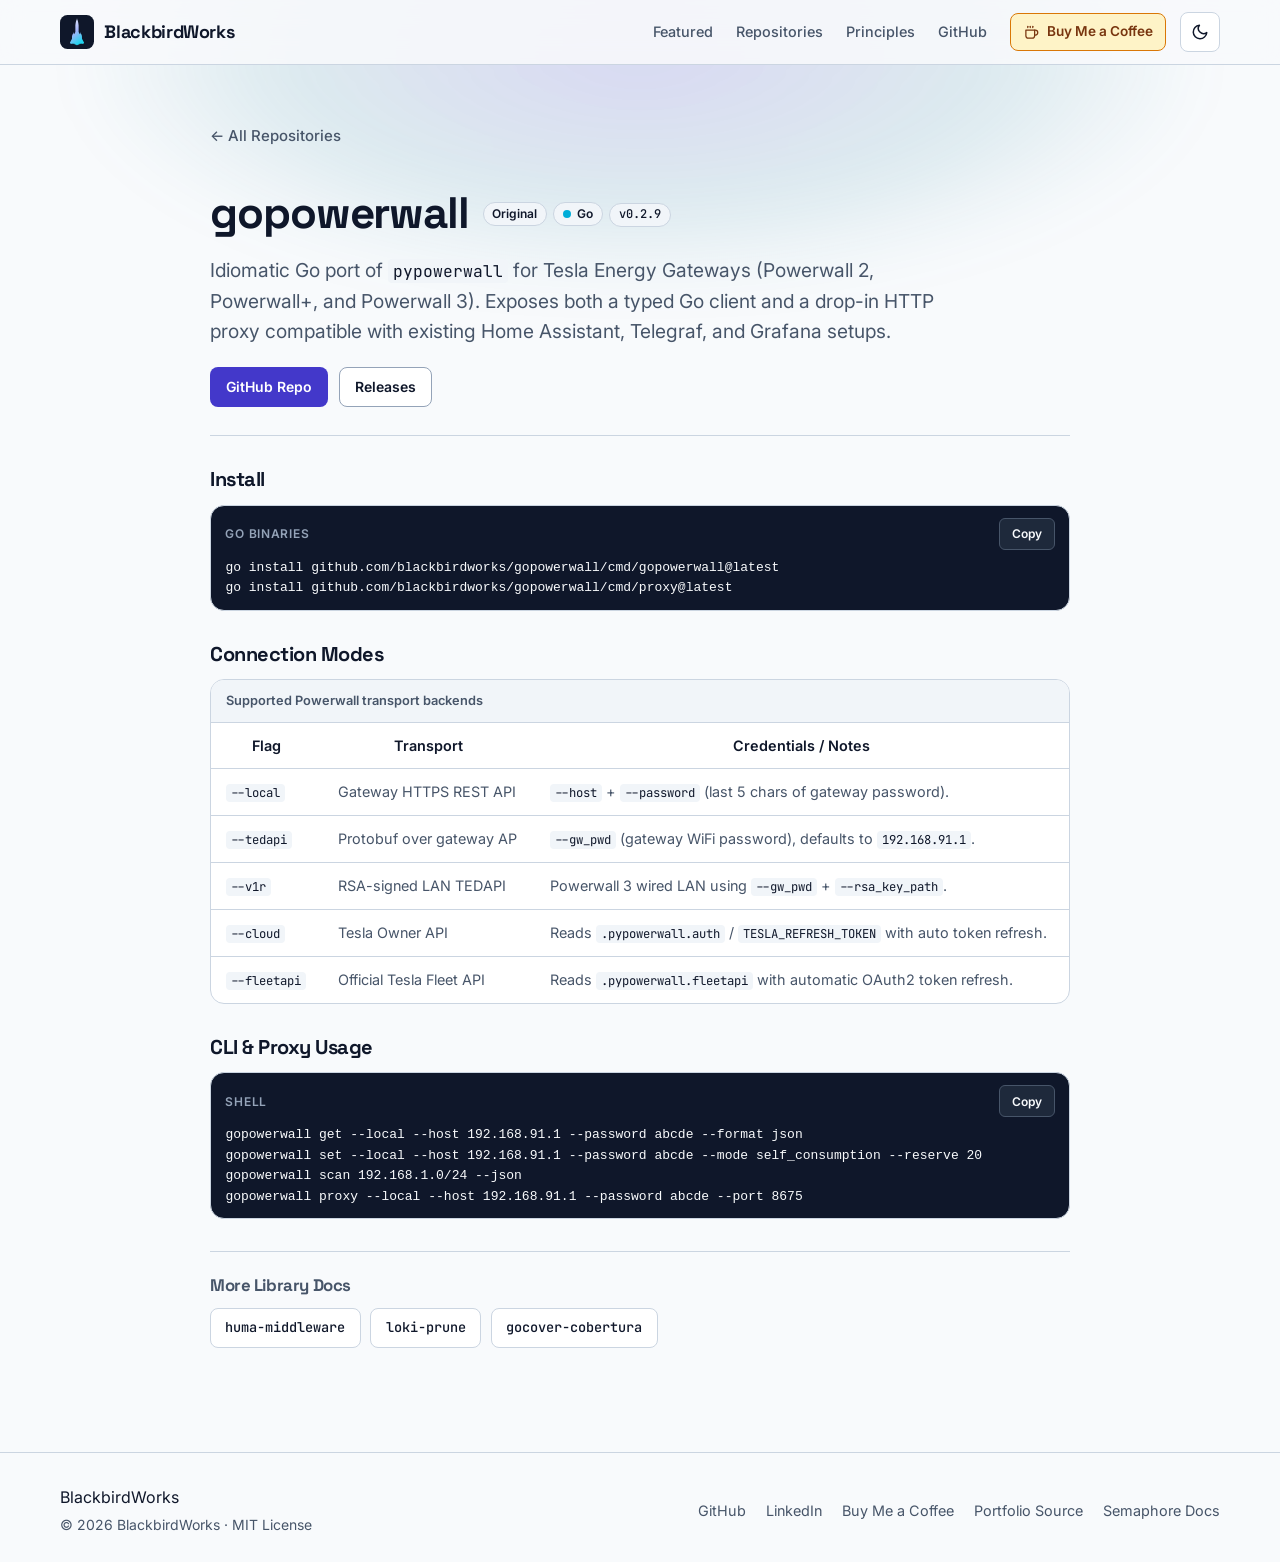
<file: site/docs/gopowerwall/index.html>
<!DOCTYPE html>
<html lang="en">
<head>
  <meta charset="utf-8">
  <meta name="viewport" content="width=device-width, initial-scale=1.0">
  <meta name="color-scheme" content="light dark">
  <script>
    try {
      const s = localStorage.getItem("color-scheme");
      if (s === "light" || s === "dark") {
        document.querySelector('meta[name="color-scheme"]').content = s;
      }
    } catch {}
  </script>
  <title>gopowerwall Docs | BlackbirdWorks</title>
  <meta name="description" content="Idiomatic Go port of pypowerwall for Tesla Energy Gateways with Local LAN, TEDAPI, v1r, Cloud, Fleet API, and HTTP proxy support.">
  <link rel="icon" type="image/svg+xml" href="../../favicon.svg">
  <link rel="preconnect" href="https://fonts.googleapis.com">
  <link rel="preconnect" href="https://fonts.gstatic.com" crossorigin>
  <link href="https://fonts.googleapis.com/css2?family=Inter:wght@400;500;600&family=JetBrains+Mono:wght@400;500&family=Space+Grotesk:wght@600;700&display=swap" rel="stylesheet">
  <link rel="stylesheet" href="../../styles.css?v=5">
  <script type="module" src="../../app.js?v=5"></script>
</head>
<body>
  <a href="#main-content" class="skip-link visually-hidden">Skip to main content</a>

  <div class="ambient-glow" aria-hidden="true"></div>

  <header class="site-header">
    <div class="container header-inner">
      <a href="../../" class="brand">
        <svg class="brand-mark" aria-hidden="true" viewBox="0 0 64 64" width="34" height="34">
          <defs>
            <linearGradient id="brand-sr71" x1="0" y1="0" x2="0.4" y2="1">
              <stop offset="0%" stop-color="#f8fafc"/>
              <stop offset="55%" stop-color="#a5b4fc"/>
              <stop offset="100%" stop-color="#22d3ee"/>
            </linearGradient>
          </defs>
          <rect width="64" height="64" rx="14" fill="#0f172a"/>
          <g transform="translate(16.4 4.7) scale(0.13)">
            <path
              fill="url(#brand-sr71)"
              d="M 119 22 L 119 9 L 121 9 L 121 22 C 129 36 139 64 143.5 113 L 143.5 210 L 161 241 L 167 232 L 170.5 207 L 173 228 L 182 244 C 190 258 192.5 266 192.5 306 L 221 361 C 223 366 222 372 218 375 L 189 384 L 184 378 L 179 378 L 178 382 L 170 378 L 169 382 L 162 377 L 156 389 L 136 396 L 123.5 399 L 120 410 L 116.5 399 L 104 396 L 84 389 L 78 377 L 71 382 L 70 378 L 62 382 L 61 378 L 56 378 L 51 384 L 22 375 C 18 372 17 366 19 361 L 47.5 306 C 47.5 266 50 258 58 244 L 67 228 L 69.5 207 L 73 232 L 79 241 L 96.5 210 L 96.5 113 C 101 64 111 36 119 22 Z"
            />
          </g>
        </svg>
        <span class="brand-name">BlackbirdWorks</span>
      </a>

      <nav class="site-nav" aria-label="Primary">
        <ul role="list" class="nav-list">
          <li><a href="../../#featured">Featured</a></li>
          <li><a href="../../#projects">Repositories</a></li>
          <li><a href="../../#principles">Principles</a></li>
          <li>
            <a href="https://github.com/BlackbirdWorks" target="_blank" rel="noopener noreferrer">
              GitHub
            </a>
          </li>
        </ul>
      </nav>

      <a href="https://buymeacoffee.com/andrewbishr" target="_blank" rel="noopener noreferrer" class="btn btn-coffee btn-header-coffee">
        <svg aria-hidden="true" viewBox="0 0 24 24" width="15" height="15" fill="none" stroke="currentColor" stroke-width="2" stroke-linecap="round" stroke-linejoin="round">
          <path d="M17 8h1a4 4 0 1 1 0 8h-1"/>
          <path d="M3 8h14v9a4 4 0 0 1-4 4H7a4 4 0 0 1-4-4Z"/>
          <line x1="6" y1="2" x2="6" y2="4"/>
          <line x1="10" y1="2" x2="10" y2="4"/>
          <line x1="14" y1="2" x2="14" y2="4"/>
        </svg>
        Buy Me a Coffee
      </a>

      <button type="button" id="theme-toggle" class="theme-toggle">
        <span class="theme-option theme-option--to-dark">
          <svg aria-hidden="true" viewBox="0 0 24 24" width="18" height="18" fill="none" stroke="currentColor" stroke-width="2" stroke-linecap="round" stroke-linejoin="round">
            <path d="M21 12.79A9 9 0 1 1 11.21 3 7 7 0 0 0 21 12.79z"/>
          </svg>
          <span class="visually-hidden">Switch to dark theme</span>
        </span>
        <span class="theme-option theme-option--to-light">
          <svg aria-hidden="true" viewBox="0 0 24 24" width="18" height="18" fill="none" stroke="currentColor" stroke-width="2" stroke-linecap="round" stroke-linejoin="round">
            <circle cx="12" cy="12" r="4"/>
            <path d="M12 2v2M12 20v2M4.93 4.93l1.41 1.41M17.66 17.66l1.41 1.41M2 12h2M20 12h2M6.34 17.66l-1.41 1.41M19.07 4.93l-1.41 1.41"/>
          </svg>
          <span class="visually-hidden">Switch to light theme</span>
        </span>
      </button>
    </div>
  </header>

  <main class="container doc-main">
    <nav class="doc-breadcrumb" aria-label="Breadcrumb">
      <a href="../../#projects">&larr; All Repositories</a>
    </nav>

    <header class="doc-hero">
      <div class="doc-hero-top">
        <h1 id="main-content" tabindex="-1">gopowerwall</h1>
        <ul role="list" class="badge-list">
          <li><span class="badge badge-origin">Original</span></li>
          <li><span class="badge badge-lang"><span class="lang-dot lang-dot--go" aria-hidden="true"></span>Go</span></li>
          <li><span class="badge badge-version">v0.2.9</span></li>
        </ul>
      </div>
      <p class="hero-lead">
        Idiomatic Go port of <code>pypowerwall</code> for Tesla Energy Gateways (Powerwall 2, Powerwall+, and
        Powerwall 3). Exposes both a typed Go client and a drop-in HTTP proxy compatible with existing Home Assistant,
        Telegraf, and Grafana setups.
      </p>
      <div class="doc-hero-actions">
        <a href="https://github.com/BlackbirdWorks/gopowerwall" target="_blank" rel="noopener noreferrer" class="btn btn-primary btn-sm">
          GitHub Repo <span class="visually-hidden">for gopowerwall</span>
        </a>
        <a href="https://github.com/BlackbirdWorks/gopowerwall/releases" target="_blank" rel="noopener noreferrer" class="btn btn-secondary btn-sm">
          Releases <span class="visually-hidden">for gopowerwall</span>
        </a>
      </div>
    </header>

    <section class="doc-section">
      <h2>Install</h2>
      <div class="snippet-box">
        <div class="snippet-header">
          <span id="gopowerwall-install-label" class="snippet-label">Go Binaries</span>
          <button type="button" class="copy-btn" data-copy="go install github.com/blackbirdworks/gopowerwall/cmd/gopowerwall@latest">
            Copy <span class="visually-hidden">gopowerwall install command</span>
          </button>
        </div>
        <pre role="region" aria-labelledby="gopowerwall-install-label" tabindex="0"><code>go install github.com/blackbirdworks/gopowerwall/cmd/gopowerwall@latest
go install github.com/blackbirdworks/gopowerwall/cmd/proxy@latest</code></pre>
      </div>
    </section>

    <section class="doc-section">
      <h2>Connection Modes</h2>
      <div class="doc-table-wrap">
        <table class="doc-table">
          <caption>Supported Powerwall transport backends</caption>
          <thead>
            <tr>
              <th scope="col">Flag</th>
              <th scope="col">Transport</th>
              <th scope="col">Credentials / Notes</th>
            </tr>
          </thead>
          <tbody>
            <tr>
              <td><code>--local</code></td>
              <td>Gateway HTTPS REST API</td>
              <td><code>--host</code> + <code>--password</code> (last 5 chars of gateway password).</td>
            </tr>
            <tr>
              <td><code>--tedapi</code></td>
              <td>Protobuf over gateway AP</td>
              <td><code>--gw_pwd</code> (gateway WiFi password), defaults to <code>192.168.91.1</code>.</td>
            </tr>
            <tr>
              <td><code>--v1r</code></td>
              <td>RSA-signed LAN TEDAPI</td>
              <td>Powerwall 3 wired LAN using <code>--gw_pwd</code> + <code>--rsa_key_path</code>.</td>
            </tr>
            <tr>
              <td><code>--cloud</code></td>
              <td>Tesla Owner API</td>
              <td>Reads <code>.pypowerwall.auth</code> / <code>TESLA_REFRESH_TOKEN</code> with auto token refresh.</td>
            </tr>
            <tr>
              <td><code>--fleetapi</code></td>
              <td>Official Tesla Fleet API</td>
              <td>Reads <code>.pypowerwall.fleetapi</code> with automatic OAuth2 token refresh.</td>
            </tr>
          </tbody>
        </table>
      </div>
    </section>

    <section class="doc-section">
      <h2>CLI &amp; Proxy Usage</h2>
      <div class="snippet-box">
        <div class="snippet-header">
          <span id="gopowerwall-usage-label" class="snippet-label">Shell</span>
          <button type="button" class="copy-btn" data-copy="gopowerwall proxy --local --host 192.168.91.1 --password abcde --port 8675">
            Copy <span class="visually-hidden">gopowerwall proxy command</span>
          </button>
        </div>
        <pre role="region" aria-labelledby="gopowerwall-usage-label" tabindex="0"><code>gopowerwall get --local --host 192.168.91.1 --password abcde --format json
gopowerwall set --local --host 192.168.91.1 --password abcde --mode self_consumption --reserve 20
gopowerwall scan 192.168.1.0/24 --json
gopowerwall proxy --local --host 192.168.91.1 --password abcde --port 8675</code></pre>
      </div>
    </section>

    <nav class="doc-siblings" aria-label="More Library Docs">
      <h2>More Library Docs</h2>
      <ul role="list" class="doc-sibling-list">
        <li><a href="../huma-middleware/" class="doc-sibling-link">huma-middleware</a></li>
        <li><a href="../loki-prune/" class="doc-sibling-link">loki-prune</a></li>
        <li><a href="../gocover-cobertura/" class="doc-sibling-link">gocover-cobertura</a></li>
      </ul>
    </nav>
  </main>

  <footer class="site-footer">
    <div class="container footer-inner">
      <div class="footer-brand">
        <span class="brand-name">BlackbirdWorks</span>
        <p class="footer-meta">&copy; 2026 BlackbirdWorks &middot; MIT License</p>
      </div>

      <nav aria-label="Footer">
        <ul role="list" class="footer-links">
          <li>
            <a href="https://github.com/BlackbirdWorks" target="_blank" rel="noopener noreferrer">
              GitHub
            </a>
          </li>
          <li>
            <a href="https://www.linkedin.com/in/andrew-bishop-11721562/" target="_blank" rel="noopener noreferrer">
              LinkedIn
            </a>
          </li>
          <li>
            <a href="https://buymeacoffee.com/andrewbishr" target="_blank" rel="noopener noreferrer">
              Buy Me a Coffee
            </a>
          </li>
          <li>
            <a href="https://github.com/BlackbirdWorks/portfolio" target="_blank" rel="noopener noreferrer">
              Portfolio Source
            </a>
          </li>
          <li>
            <a href="https://semaphore.blackbirdworks.dev/" target="_blank" rel="noopener noreferrer">
              Semaphore Docs
            </a>
          </li>
        </ul>
      </nav>
    </div>
  </footer>

  <div id="copy-status" class="visually-hidden" aria-live="polite"></div>
</body>
</html>
</file>
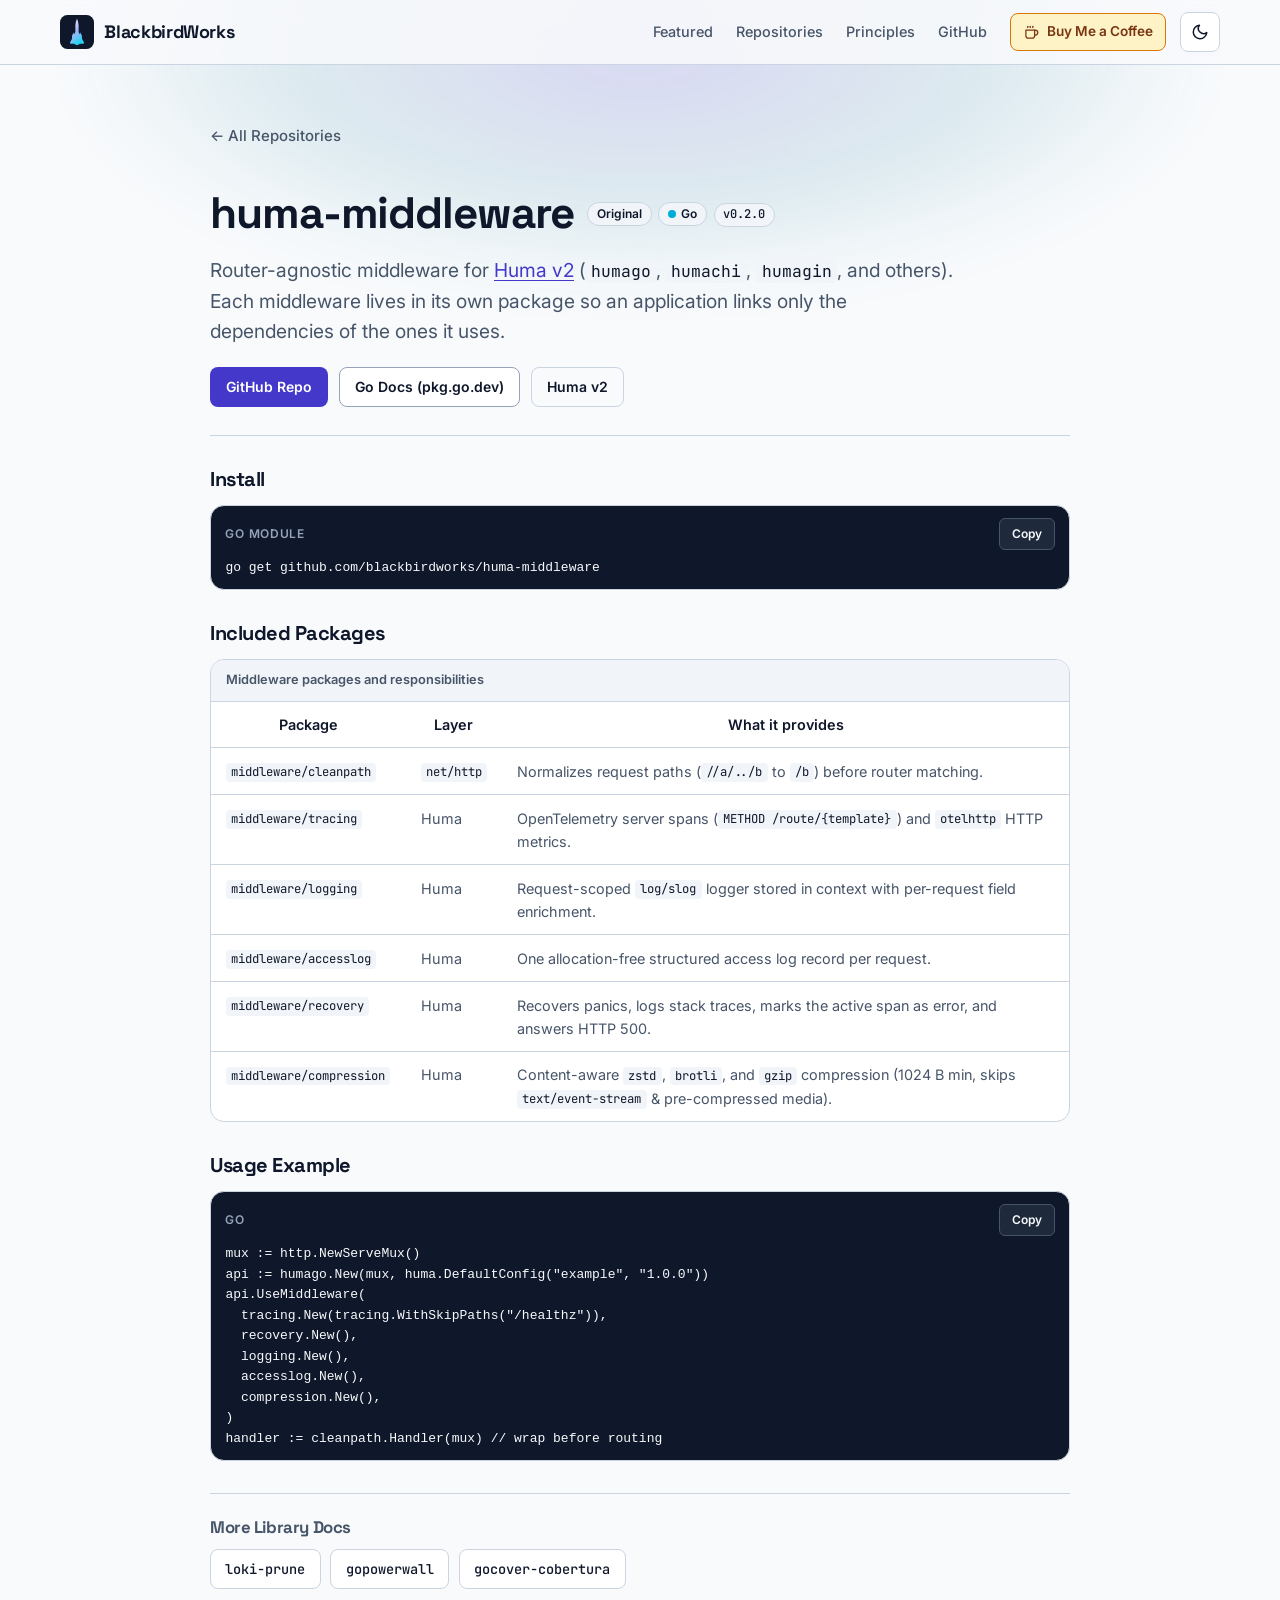
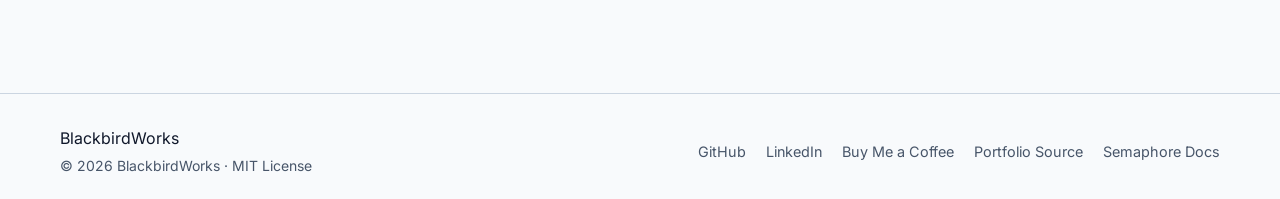
<file: site/docs/huma-middleware/index.html>
<!DOCTYPE html>
<html lang="en">
<head>
  <meta charset="utf-8">
  <meta name="viewport" content="width=device-width, initial-scale=1.0">
  <meta name="color-scheme" content="light dark">
  <script>
    try {
      const s = localStorage.getItem("color-scheme");
      if (s === "light" || s === "dark") {
        document.querySelector('meta[name="color-scheme"]').content = s;
      }
    } catch {}
  </script>
  <title>huma-middleware Docs | BlackbirdWorks</title>
  <meta name="description" content="Router-agnostic OpenTelemetry tracing, slog logging, access logs, panic recovery, compression, and path-cleaning middleware for Huma v2.">
  <link rel="icon" type="image/svg+xml" href="../../favicon.svg">
  <link rel="preconnect" href="https://fonts.googleapis.com">
  <link rel="preconnect" href="https://fonts.gstatic.com" crossorigin>
  <link href="https://fonts.googleapis.com/css2?family=Inter:wght@400;500;600&family=JetBrains+Mono:wght@400;500&family=Space+Grotesk:wght@600;700&display=swap" rel="stylesheet">
  <link rel="stylesheet" href="../../styles.css?v=5">
  <script type="module" src="../../app.js?v=5"></script>
</head>
<body>
  <a href="#main-content" class="skip-link visually-hidden">Skip to main content</a>

  <div class="ambient-glow" aria-hidden="true"></div>

  <header class="site-header">
    <div class="container header-inner">
      <a href="../../" class="brand">
        <svg class="brand-mark" aria-hidden="true" viewBox="0 0 64 64" width="34" height="34">
          <defs>
            <linearGradient id="brand-sr71" x1="0" y1="0" x2="0.4" y2="1">
              <stop offset="0%" stop-color="#f8fafc"/>
              <stop offset="55%" stop-color="#a5b4fc"/>
              <stop offset="100%" stop-color="#22d3ee"/>
            </linearGradient>
          </defs>
          <rect width="64" height="64" rx="14" fill="#0f172a"/>
          <g transform="translate(16.4 4.7) scale(0.13)">
            <path
              fill="url(#brand-sr71)"
              d="M 119 22 L 119 9 L 121 9 L 121 22 C 129 36 139 64 143.5 113 L 143.5 210 L 161 241 L 167 232 L 170.5 207 L 173 228 L 182 244 C 190 258 192.5 266 192.5 306 L 221 361 C 223 366 222 372 218 375 L 189 384 L 184 378 L 179 378 L 178 382 L 170 378 L 169 382 L 162 377 L 156 389 L 136 396 L 123.5 399 L 120 410 L 116.5 399 L 104 396 L 84 389 L 78 377 L 71 382 L 70 378 L 62 382 L 61 378 L 56 378 L 51 384 L 22 375 C 18 372 17 366 19 361 L 47.5 306 C 47.5 266 50 258 58 244 L 67 228 L 69.5 207 L 73 232 L 79 241 L 96.5 210 L 96.5 113 C 101 64 111 36 119 22 Z"
            />
          </g>
        </svg>
        <span class="brand-name">BlackbirdWorks</span>
      </a>

      <nav class="site-nav" aria-label="Primary">
        <ul role="list" class="nav-list">
          <li><a href="../../#featured">Featured</a></li>
          <li><a href="../../#projects">Repositories</a></li>
          <li><a href="../../#principles">Principles</a></li>
          <li>
            <a href="https://github.com/BlackbirdWorks" target="_blank" rel="noopener noreferrer">
              GitHub
            </a>
          </li>
        </ul>
      </nav>

      <a href="https://buymeacoffee.com/andrewbishr" target="_blank" rel="noopener noreferrer" class="btn btn-coffee btn-header-coffee">
        <svg aria-hidden="true" viewBox="0 0 24 24" width="15" height="15" fill="none" stroke="currentColor" stroke-width="2" stroke-linecap="round" stroke-linejoin="round">
          <path d="M17 8h1a4 4 0 1 1 0 8h-1"/>
          <path d="M3 8h14v9a4 4 0 0 1-4 4H7a4 4 0 0 1-4-4Z"/>
          <line x1="6" y1="2" x2="6" y2="4"/>
          <line x1="10" y1="2" x2="10" y2="4"/>
          <line x1="14" y1="2" x2="14" y2="4"/>
        </svg>
        Buy Me a Coffee
      </a>

      <button type="button" id="theme-toggle" class="theme-toggle">
        <span class="theme-option theme-option--to-dark">
          <svg aria-hidden="true" viewBox="0 0 24 24" width="18" height="18" fill="none" stroke="currentColor" stroke-width="2" stroke-linecap="round" stroke-linejoin="round">
            <path d="M21 12.79A9 9 0 1 1 11.21 3 7 7 0 0 0 21 12.79z"/>
          </svg>
          <span class="visually-hidden">Switch to dark theme</span>
        </span>
        <span class="theme-option theme-option--to-light">
          <svg aria-hidden="true" viewBox="0 0 24 24" width="18" height="18" fill="none" stroke="currentColor" stroke-width="2" stroke-linecap="round" stroke-linejoin="round">
            <circle cx="12" cy="12" r="4"/>
            <path d="M12 2v2M12 20v2M4.93 4.93l1.41 1.41M17.66 17.66l1.41 1.41M2 12h2M20 12h2M6.34 17.66l-1.41 1.41M19.07 4.93l-1.41 1.41"/>
          </svg>
          <span class="visually-hidden">Switch to light theme</span>
        </span>
      </button>
    </div>
  </header>

  <main class="container doc-main">
    <nav class="doc-breadcrumb" aria-label="Breadcrumb">
      <a href="../../#projects">&larr; All Repositories</a>
    </nav>

    <header class="doc-hero">
      <div class="doc-hero-top">
        <h1 id="main-content" tabindex="-1">huma-middleware</h1>
        <ul role="list" class="badge-list">
          <li><span class="badge badge-origin">Original</span></li>
          <li><span class="badge badge-lang"><span class="lang-dot lang-dot--go" aria-hidden="true"></span>Go</span></li>
          <li><span class="badge badge-version">v0.2.0</span></li>
        </ul>
      </div>
      <p class="hero-lead">
        Router-agnostic middleware for <a href="https://huma.rocks/" target="_blank" rel="noopener noreferrer">Huma v2</a>
        (<code>humago</code>, <code>humachi</code>, <code>humagin</code>, and others). Each middleware lives in its own
        package so an application links only the dependencies of the ones it uses.
      </p>
      <div class="doc-hero-actions">
        <a href="https://github.com/BlackbirdWorks/huma-middleware" target="_blank" rel="noopener noreferrer" class="btn btn-primary btn-sm">
          GitHub Repo <span class="visually-hidden">for huma-middleware</span>
        </a>
        <a href="https://pkg.go.dev/github.com/blackbirdworks/huma-middleware" target="_blank" rel="noopener noreferrer" class="btn btn-secondary btn-sm">
          Go Docs (pkg.go.dev) <span class="visually-hidden">for huma-middleware</span>
        </a>
        <a href="https://huma.rocks/" target="_blank" rel="noopener noreferrer" class="btn btn-ghost btn-sm">
          Huma v2
        </a>
      </div>
    </header>

    <section class="doc-section">
      <h2>Install</h2>
      <div class="snippet-box">
        <div class="snippet-header">
          <span id="huma-install-label" class="snippet-label">Go Module</span>
          <button type="button" class="copy-btn" data-copy="go get github.com/blackbirdworks/huma-middleware">
            Copy <span class="visually-hidden">huma-middleware go get command</span>
          </button>
        </div>
        <pre role="region" aria-labelledby="huma-install-label" tabindex="0"><code>go get github.com/blackbirdworks/huma-middleware</code></pre>
      </div>
    </section>

    <section class="doc-section">
      <h2>Included Packages</h2>
      <div class="doc-table-wrap">
        <table class="doc-table">
          <caption>Middleware packages and responsibilities</caption>
          <thead>
            <tr>
              <th scope="col">Package</th>
              <th scope="col">Layer</th>
              <th scope="col">What it provides</th>
            </tr>
          </thead>
          <tbody>
            <tr>
              <td><code>middleware/cleanpath</code></td>
              <td><code>net/http</code></td>
              <td>Normalizes request paths (<code>//a/../b</code> to <code>/b</code>) before router matching.</td>
            </tr>
            <tr>
              <td><code>middleware/tracing</code></td>
              <td>Huma</td>
              <td>OpenTelemetry server spans (<code>METHOD /route/{template}</code>) and <code>otelhttp</code> HTTP metrics.</td>
            </tr>
            <tr>
              <td><code>middleware/logging</code></td>
              <td>Huma</td>
              <td>Request-scoped <code>log/slog</code> logger stored in context with per-request field enrichment.</td>
            </tr>
            <tr>
              <td><code>middleware/accesslog</code></td>
              <td>Huma</td>
              <td>One allocation-free structured access log record per request.</td>
            </tr>
            <tr>
              <td><code>middleware/recovery</code></td>
              <td>Huma</td>
              <td>Recovers panics, logs stack traces, marks the active span as error, and answers HTTP 500.</td>
            </tr>
            <tr>
              <td><code>middleware/compression</code></td>
              <td>Huma</td>
              <td>Content-aware <code>zstd</code>, <code>brotli</code>, and <code>gzip</code> compression (1024 B min, skips <code>text/event-stream</code> &amp; pre-compressed media).</td>
            </tr>
          </tbody>
        </table>
      </div>
    </section>

    <section class="doc-section">
      <h2>Usage Example</h2>
      <div class="snippet-box">
        <div class="snippet-header">
          <span id="huma-example-label" class="snippet-label">Go</span>
          <button type="button" class="copy-btn" data-copy="api.UseMiddleware(tracing.New(), recovery.New(), logging.New(), accesslog.New(), compression.New())">
            Copy <span class="visually-hidden">huma-middleware usage snippet</span>
          </button>
        </div>
        <pre role="region" aria-labelledby="huma-example-label" tabindex="0"><code>mux := http.NewServeMux()
api := humago.New(mux, huma.DefaultConfig("example", "1.0.0"))
api.UseMiddleware(
  tracing.New(tracing.WithSkipPaths("/healthz")),
  recovery.New(),
  logging.New(),
  accesslog.New(),
  compression.New(),
)
handler := cleanpath.Handler(mux) // wrap before routing</code></pre>
      </div>
    </section>

    <nav class="doc-siblings" aria-label="More Library Docs">
      <h2>More Library Docs</h2>
      <ul role="list" class="doc-sibling-list">
        <li><a href="../loki-prune/" class="doc-sibling-link">loki-prune</a></li>
        <li><a href="../gopowerwall/" class="doc-sibling-link">gopowerwall</a></li>
        <li><a href="../gocover-cobertura/" class="doc-sibling-link">gocover-cobertura</a></li>
      </ul>
    </nav>
  </main>

  <footer class="site-footer">
    <div class="container footer-inner">
      <div class="footer-brand">
        <span class="brand-name">BlackbirdWorks</span>
        <p class="footer-meta">&copy; 2026 BlackbirdWorks &middot; MIT License</p>
      </div>

      <nav aria-label="Footer">
        <ul role="list" class="footer-links">
          <li>
            <a href="https://github.com/BlackbirdWorks" target="_blank" rel="noopener noreferrer">
              GitHub
            </a>
          </li>
          <li>
            <a href="https://www.linkedin.com/in/andrew-bishop-11721562/" target="_blank" rel="noopener noreferrer">
              LinkedIn
            </a>
          </li>
          <li>
            <a href="https://buymeacoffee.com/andrewbishr" target="_blank" rel="noopener noreferrer">
              Buy Me a Coffee
            </a>
          </li>
          <li>
            <a href="https://github.com/BlackbirdWorks/portfolio" target="_blank" rel="noopener noreferrer">
              Portfolio Source
            </a>
          </li>
          <li>
            <a href="https://semaphore.blackbirdworks.dev/" target="_blank" rel="noopener noreferrer">
              Semaphore Docs
            </a>
          </li>
        </ul>
      </nav>
    </div>
  </footer>

  <div id="copy-status" class="visually-hidden" aria-live="polite"></div>
</body>
</html>
</file>
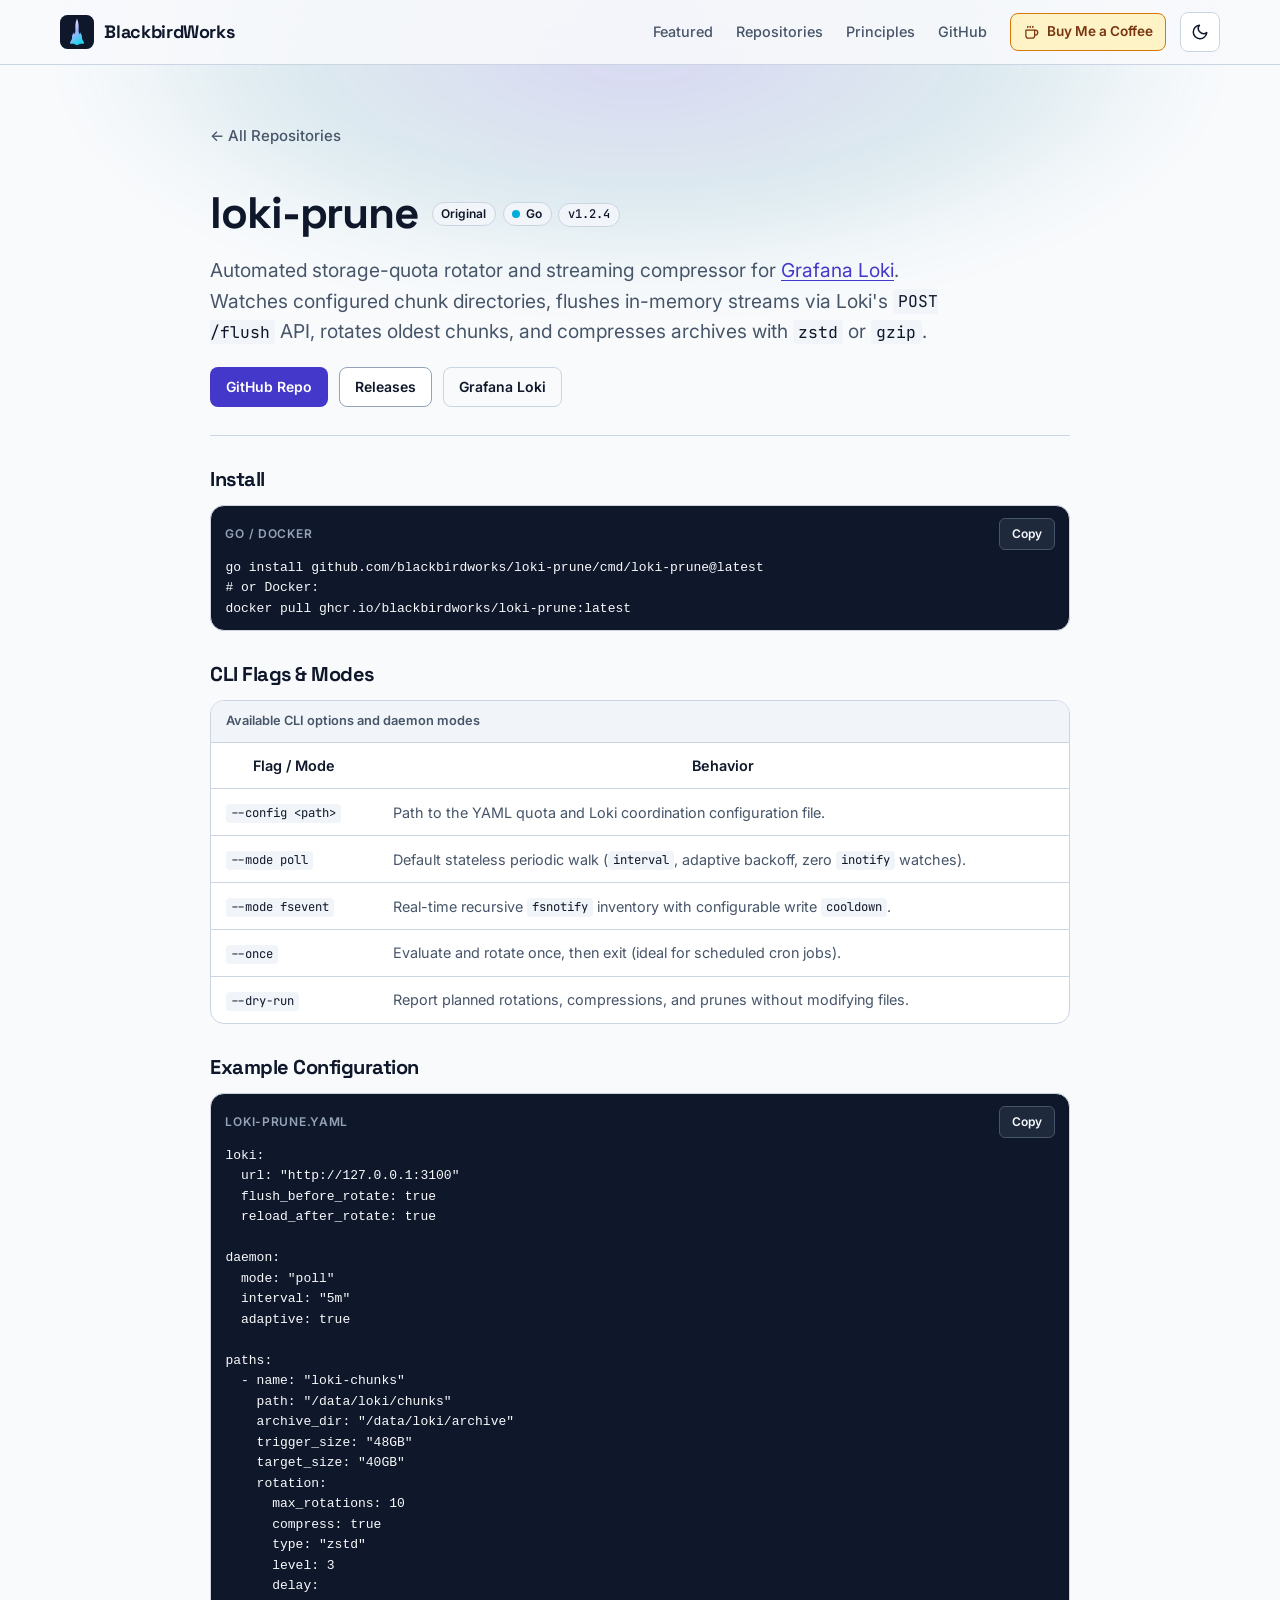
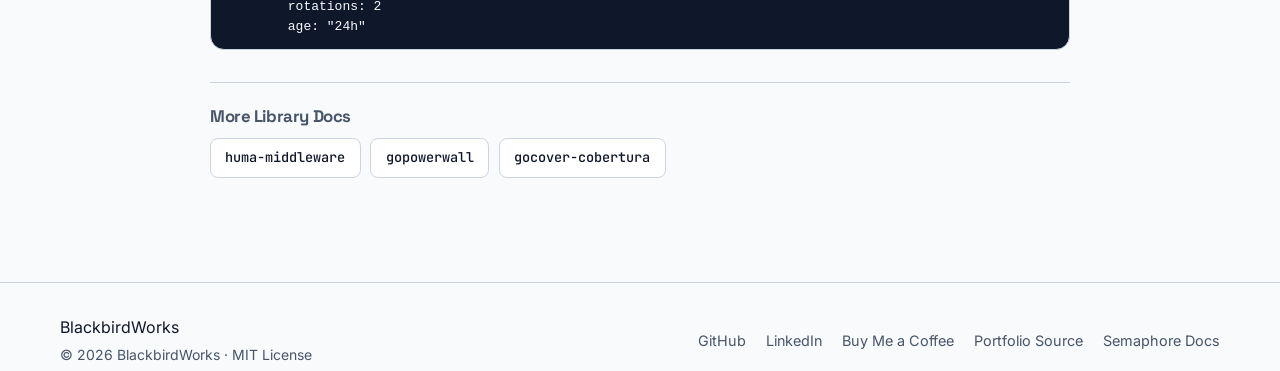
<file: site/docs/loki-prune/index.html>
<!DOCTYPE html>
<html lang="en">
<head>
  <meta charset="utf-8">
  <meta name="viewport" content="width=device-width, initial-scale=1.0">
  <meta name="color-scheme" content="light dark">
  <script>
    try {
      const s = localStorage.getItem("color-scheme");
      if (s === "light" || s === "dark") {
        document.querySelector('meta[name="color-scheme"]').content = s;
      }
    } catch {}
  </script>
  <title>loki-prune Docs | BlackbirdWorks</title>
  <meta name="description" content="Storage-quota log rotator and streaming zstd/gzip compressor for Grafana Loki with POST /flush API coordination.">
  <link rel="icon" type="image/svg+xml" href="../../favicon.svg">
  <link rel="preconnect" href="https://fonts.googleapis.com">
  <link rel="preconnect" href="https://fonts.gstatic.com" crossorigin>
  <link href="https://fonts.googleapis.com/css2?family=Inter:wght@400;500;600&family=JetBrains+Mono:wght@400;500&family=Space+Grotesk:wght@600;700&display=swap" rel="stylesheet">
  <link rel="stylesheet" href="../../styles.css?v=5">
  <script type="module" src="../../app.js?v=5"></script>
</head>
<body>
  <a href="#main-content" class="skip-link visually-hidden">Skip to main content</a>

  <div class="ambient-glow" aria-hidden="true"></div>

  <header class="site-header">
    <div class="container header-inner">
      <a href="../../" class="brand">
        <svg class="brand-mark" aria-hidden="true" viewBox="0 0 64 64" width="34" height="34">
          <defs>
            <linearGradient id="brand-sr71" x1="0" y1="0" x2="0.4" y2="1">
              <stop offset="0%" stop-color="#f8fafc"/>
              <stop offset="55%" stop-color="#a5b4fc"/>
              <stop offset="100%" stop-color="#22d3ee"/>
            </linearGradient>
          </defs>
          <rect width="64" height="64" rx="14" fill="#0f172a"/>
          <g transform="translate(16.4 4.7) scale(0.13)">
            <path
              fill="url(#brand-sr71)"
              d="M 119 22 L 119 9 L 121 9 L 121 22 C 129 36 139 64 143.5 113 L 143.5 210 L 161 241 L 167 232 L 170.5 207 L 173 228 L 182 244 C 190 258 192.5 266 192.5 306 L 221 361 C 223 366 222 372 218 375 L 189 384 L 184 378 L 179 378 L 178 382 L 170 378 L 169 382 L 162 377 L 156 389 L 136 396 L 123.5 399 L 120 410 L 116.5 399 L 104 396 L 84 389 L 78 377 L 71 382 L 70 378 L 62 382 L 61 378 L 56 378 L 51 384 L 22 375 C 18 372 17 366 19 361 L 47.5 306 C 47.5 266 50 258 58 244 L 67 228 L 69.5 207 L 73 232 L 79 241 L 96.5 210 L 96.5 113 C 101 64 111 36 119 22 Z"
            />
          </g>
        </svg>
        <span class="brand-name">BlackbirdWorks</span>
      </a>

      <nav class="site-nav" aria-label="Primary">
        <ul role="list" class="nav-list">
          <li><a href="../../#featured">Featured</a></li>
          <li><a href="../../#projects">Repositories</a></li>
          <li><a href="../../#principles">Principles</a></li>
          <li>
            <a href="https://github.com/BlackbirdWorks" target="_blank" rel="noopener noreferrer">
              GitHub
            </a>
          </li>
        </ul>
      </nav>

      <a href="https://buymeacoffee.com/andrewbishr" target="_blank" rel="noopener noreferrer" class="btn btn-coffee btn-header-coffee">
        <svg aria-hidden="true" viewBox="0 0 24 24" width="15" height="15" fill="none" stroke="currentColor" stroke-width="2" stroke-linecap="round" stroke-linejoin="round">
          <path d="M17 8h1a4 4 0 1 1 0 8h-1"/>
          <path d="M3 8h14v9a4 4 0 0 1-4 4H7a4 4 0 0 1-4-4Z"/>
          <line x1="6" y1="2" x2="6" y2="4"/>
          <line x1="10" y1="2" x2="10" y2="4"/>
          <line x1="14" y1="2" x2="14" y2="4"/>
        </svg>
        Buy Me a Coffee
      </a>

      <button type="button" id="theme-toggle" class="theme-toggle">
        <span class="theme-option theme-option--to-dark">
          <svg aria-hidden="true" viewBox="0 0 24 24" width="18" height="18" fill="none" stroke="currentColor" stroke-width="2" stroke-linecap="round" stroke-linejoin="round">
            <path d="M21 12.79A9 9 0 1 1 11.21 3 7 7 0 0 0 21 12.79z"/>
          </svg>
          <span class="visually-hidden">Switch to dark theme</span>
        </span>
        <span class="theme-option theme-option--to-light">
          <svg aria-hidden="true" viewBox="0 0 24 24" width="18" height="18" fill="none" stroke="currentColor" stroke-width="2" stroke-linecap="round" stroke-linejoin="round">
            <circle cx="12" cy="12" r="4"/>
            <path d="M12 2v2M12 20v2M4.93 4.93l1.41 1.41M17.66 17.66l1.41 1.41M2 12h2M20 12h2M6.34 17.66l-1.41 1.41M19.07 4.93l-1.41 1.41"/>
          </svg>
          <span class="visually-hidden">Switch to light theme</span>
        </span>
      </button>
    </div>
  </header>

  <main class="container doc-main">
    <nav class="doc-breadcrumb" aria-label="Breadcrumb">
      <a href="../../#projects">&larr; All Repositories</a>
    </nav>

    <header class="doc-hero">
      <div class="doc-hero-top">
        <h1 id="main-content" tabindex="-1">loki-prune</h1>
        <ul role="list" class="badge-list">
          <li><span class="badge badge-origin">Original</span></li>
          <li><span class="badge badge-lang"><span class="lang-dot lang-dot--go" aria-hidden="true"></span>Go</span></li>
          <li><span class="badge badge-version">v1.2.4</span></li>
        </ul>
      </div>
      <p class="hero-lead">
        Automated storage-quota rotator and streaming compressor for
        <a href="https://grafana.com/oss/loki/" target="_blank" rel="noopener noreferrer">Grafana Loki</a>. Watches
        configured chunk directories, flushes in-memory streams via Loki's <code>POST /flush</code> API, rotates
        oldest chunks, and compresses archives with <code>zstd</code> or <code>gzip</code>.
      </p>
      <div class="doc-hero-actions">
        <a href="https://github.com/BlackbirdWorks/loki-prune" target="_blank" rel="noopener noreferrer" class="btn btn-primary btn-sm">
          GitHub Repo <span class="visually-hidden">for loki-prune</span>
        </a>
        <a href="https://github.com/BlackbirdWorks/loki-prune/releases" target="_blank" rel="noopener noreferrer" class="btn btn-secondary btn-sm">
          Releases <span class="visually-hidden">for loki-prune</span>
        </a>
        <a href="https://grafana.com/oss/loki/" target="_blank" rel="noopener noreferrer" class="btn btn-ghost btn-sm">
          Grafana Loki
        </a>
      </div>
    </header>

    <section class="doc-section">
      <h2>Install</h2>
      <div class="snippet-box">
        <div class="snippet-header">
          <span id="loki-install-label" class="snippet-label">Go / Docker</span>
          <button type="button" class="copy-btn" data-copy="go install github.com/blackbirdworks/loki-prune/cmd/loki-prune@latest">
            Copy <span class="visually-hidden">loki-prune install command</span>
          </button>
        </div>
        <pre role="region" aria-labelledby="loki-install-label" tabindex="0"><code>go install github.com/blackbirdworks/loki-prune/cmd/loki-prune@latest
# or Docker:
docker pull ghcr.io/blackbirdworks/loki-prune:latest</code></pre>
      </div>
    </section>

    <section class="doc-section">
      <h2>CLI Flags &amp; Modes</h2>
      <div class="doc-table-wrap">
        <table class="doc-table">
          <caption>Available CLI options and daemon modes</caption>
          <thead>
            <tr>
              <th scope="col">Flag / Mode</th>
              <th scope="col">Behavior</th>
            </tr>
          </thead>
          <tbody>
            <tr>
              <td><code>--config &lt;path&gt;</code></td>
              <td>Path to the YAML quota and Loki coordination configuration file.</td>
            </tr>
            <tr>
              <td><code>--mode poll</code></td>
              <td>Default stateless periodic walk (<code>interval</code>, adaptive backoff, zero <code>inotify</code> watches).</td>
            </tr>
            <tr>
              <td><code>--mode fsevent</code></td>
              <td>Real-time recursive <code>fsnotify</code> inventory with configurable write <code>cooldown</code>.</td>
            </tr>
            <tr>
              <td><code>--once</code></td>
              <td>Evaluate and rotate once, then exit (ideal for scheduled cron jobs).</td>
            </tr>
            <tr>
              <td><code>--dry-run</code></td>
              <td>Report planned rotations, compressions, and prunes without modifying files.</td>
            </tr>
          </tbody>
        </table>
      </div>
    </section>

    <section class="doc-section">
      <h2>Example Configuration</h2>
      <div class="snippet-box">
        <div class="snippet-header">
          <span id="loki-config-label" class="snippet-label">loki-prune.yaml</span>
          <button type="button" class="copy-btn" data-copy="loki-prune --config /etc/loki-prune/config.yaml --dry-run">
            Copy <span class="visually-hidden">loki-prune dry-run command</span>
          </button>
        </div>
        <pre role="region" aria-labelledby="loki-config-label" tabindex="0"><code>loki:
  url: "http://127.0.0.1:3100"
  flush_before_rotate: true
  reload_after_rotate: true

daemon:
  mode: "poll"
  interval: "5m"
  adaptive: true

paths:
  - name: "loki-chunks"
    path: "/data/loki/chunks"
    archive_dir: "/data/loki/archive"
    trigger_size: "48GB"
    target_size: "40GB"
    rotation:
      max_rotations: 10
      compress: true
      type: "zstd"
      level: 3
      delay:
        rotations: 2
        age: "24h"</code></pre>
      </div>
    </section>

    <nav class="doc-siblings" aria-label="More Library Docs">
      <h2>More Library Docs</h2>
      <ul role="list" class="doc-sibling-list">
        <li><a href="../huma-middleware/" class="doc-sibling-link">huma-middleware</a></li>
        <li><a href="../gopowerwall/" class="doc-sibling-link">gopowerwall</a></li>
        <li><a href="../gocover-cobertura/" class="doc-sibling-link">gocover-cobertura</a></li>
      </ul>
    </nav>
  </main>

  <footer class="site-footer">
    <div class="container footer-inner">
      <div class="footer-brand">
        <span class="brand-name">BlackbirdWorks</span>
        <p class="footer-meta">&copy; 2026 BlackbirdWorks &middot; MIT License</p>
      </div>

      <nav aria-label="Footer">
        <ul role="list" class="footer-links">
          <li>
            <a href="https://github.com/BlackbirdWorks" target="_blank" rel="noopener noreferrer">
              GitHub
            </a>
          </li>
          <li>
            <a href="https://www.linkedin.com/in/andrew-bishop-11721562/" target="_blank" rel="noopener noreferrer">
              LinkedIn
            </a>
          </li>
          <li>
            <a href="https://buymeacoffee.com/andrewbishr" target="_blank" rel="noopener noreferrer">
              Buy Me a Coffee
            </a>
          </li>
          <li>
            <a href="https://github.com/BlackbirdWorks/portfolio" target="_blank" rel="noopener noreferrer">
              Portfolio Source
            </a>
          </li>
          <li>
            <a href="https://semaphore.blackbirdworks.dev/" target="_blank" rel="noopener noreferrer">
              Semaphore Docs
            </a>
          </li>
        </ul>
      </nav>
    </div>
  </footer>

  <div id="copy-status" class="visually-hidden" aria-live="polite"></div>
</body>
</html>
</file>
<file: site/styles.css>
:root {
  /* Raw light & dark color tokens */
  --bg-light: #f8fafc;
  --bg-elevated-light: #ffffff;
  --bg-subtle-light: #f1f5f9;
  --bg-code-light: #0f172a;
  --text-light: #0f172a;
  --text-muted-light: #475569;
  --text-code-light: #f8fafc;
  --border-light: #cbd5e1;
  --border-strong-light: #94a3b8;
  --brand-light: #4338ca;
  --brand-hover-light: #3730a3;
  --brand-text-light: #ffffff;
  --accent-cyan-light: #0e7490;
  --live-bg-light: #ecfeff;
  --live-border-light: #0891b2;
  --live-text-light: #155e75;
  --coffee-bg-light: #fef3c7;
  --coffee-bg-hover-light: #fde68a;
  --coffee-border-light: #d97706;
  --coffee-text-light: #78350f;
  --focus-ring-light: #4338ca;
  --scrollbar-track-light: #e2e8f0;
  --scrollbar-thumb-light: #64748b;

  --bg-dark: #090d16;
  --bg-elevated-dark: #111827;
  --bg-subtle-dark: #1e293b;
  --bg-code-dark: #030712;
  --text-dark: #f1f5f9;
  --text-muted-dark: #94a3b8;
  --text-code-dark: #e2e8f0;
  --border-dark: #334155;
  --border-strong-dark: #475569;
  --brand-dark: #818cf8;
  --brand-hover-dark: #a5b4fc;
  --brand-text-dark: #090d16;
  --accent-cyan-dark: #22d3ee;
  --live-bg-dark: #083344;
  --live-border-dark: #22d3ee;
  --live-text-dark: #a5f3fc;
  --coffee-bg-dark: #2b1e0a;
  --coffee-bg-hover-dark: #3f2a0e;
  --coffee-border-dark: #f59e0b;
  --coffee-text-dark: #fde68a;
  --focus-ring-dark: #22d3ee;
  --scrollbar-track-dark: #0f172a;
  --scrollbar-thumb-dark: #64748b;

  /* Fallback resolved tokens (for browsers without light-dark()) */
  --bg: var(--bg-light);
  --bg-elevated: var(--bg-elevated-light);
  --bg-subtle: var(--bg-subtle-light);
  --bg-code: var(--bg-code-light);
  --text: var(--text-light);
  --text-muted: var(--text-muted-light);
  --text-code: var(--text-code-light);
  --border: var(--border-light);
  --border-strong: var(--border-strong-light);
  --brand: var(--brand-light);
  --brand-hover: var(--brand-hover-light);
  --brand-text: var(--brand-text-light);
  --accent-cyan: var(--accent-cyan-light);
  --live-bg: var(--live-bg-light);
  --live-border: var(--live-border-light);
  --live-text: var(--live-text-light);
  --coffee-bg: var(--coffee-bg-light);
  --coffee-bg-hover: var(--coffee-bg-hover-light);
  --coffee-border: var(--coffee-border-light);
  --coffee-text: var(--coffee-text-light);
  --focus-ring: var(--focus-ring-light);
  --scrollbar-track: var(--scrollbar-track-light);
  --scrollbar-thumb: var(--scrollbar-thumb-light);

  --resolved-scheme: light;
  color-scheme: light dark;

  @media (prefers-color-scheme: dark) {
    --resolved-scheme: dark;
    --bg: var(--bg-dark);
    --bg-elevated: var(--bg-elevated-dark);
    --bg-subtle: var(--bg-subtle-dark);
    --bg-code: var(--bg-code-dark);
    --text: var(--text-dark);
    --text-muted: var(--text-muted-dark);
    --text-code: var(--text-code-dark);
    --border: var(--border-dark);
    --border-strong: var(--border-strong-dark);
    --brand: var(--brand-dark);
    --brand-hover: var(--brand-hover-dark);
    --brand-text: var(--brand-text-dark);
    --accent-cyan: var(--accent-cyan-dark);
    --live-bg: var(--live-bg-dark);
    --live-border: var(--live-border-dark);
    --live-text: var(--live-text-dark);
    --coffee-bg: var(--coffee-bg-dark);
    --coffee-bg-hover: var(--coffee-bg-hover-dark);
    --coffee-border: var(--coffee-border-dark);
    --coffee-text: var(--coffee-text-dark);
    --focus-ring: var(--focus-ring-dark);
    --scrollbar-track: var(--scrollbar-track-dark);
    --scrollbar-thumb: var(--scrollbar-thumb-dark);
  }

  &:has(> head > meta[name="color-scheme"][content="dark"]) {
    color-scheme: dark;
    --resolved-scheme: dark;
    --bg: var(--bg-dark);
    --bg-elevated: var(--bg-elevated-dark);
    --bg-subtle: var(--bg-subtle-dark);
    --bg-code: var(--bg-code-dark);
    --text: var(--text-dark);
    --text-muted: var(--text-muted-dark);
    --text-code: var(--text-code-dark);
    --border: var(--border-dark);
    --border-strong: var(--border-strong-dark);
    --brand: var(--brand-dark);
    --brand-hover: var(--brand-hover-dark);
    --brand-text: var(--brand-text-dark);
    --accent-cyan: var(--accent-cyan-dark);
    --live-bg: var(--live-bg-dark);
    --live-border: var(--live-border-dark);
    --live-text: var(--live-text-dark);
    --coffee-bg: var(--coffee-bg-dark);
    --coffee-bg-hover: var(--coffee-bg-hover-dark);
    --coffee-border: var(--coffee-border-dark);
    --coffee-text: var(--coffee-text-dark);
    --focus-ring: var(--focus-ring-dark);
    --scrollbar-track: var(--scrollbar-track-dark);
    --scrollbar-thumb: var(--scrollbar-thumb-dark);
  }

  &:has(> head > meta[name="color-scheme"][content="light"]) {
    color-scheme: light;
    --resolved-scheme: light;
    --bg: var(--bg-light);
    --bg-elevated: var(--bg-elevated-light);
    --bg-subtle: var(--bg-subtle-light);
    --bg-code: var(--bg-code-light);
    --text: var(--text-light);
    --text-muted: var(--text-muted-light);
    --text-code: var(--text-code-light);
    --border: var(--border-light);
    --border-strong: var(--border-strong-light);
    --brand: var(--brand-light);
    --brand-hover: var(--brand-hover-light);
    --brand-text: var(--brand-text-light);
    --accent-cyan: var(--accent-cyan-light);
    --live-bg: var(--live-bg-light);
    --live-border: var(--live-border-light);
    --live-text: var(--live-text-light);
    --coffee-bg: var(--coffee-bg-light);
    --coffee-bg-hover: var(--coffee-bg-hover-light);
    --coffee-border: var(--coffee-border-light);
    --coffee-text: var(--coffee-text-light);
    --focus-ring: var(--focus-ring-light);
    --scrollbar-track: var(--scrollbar-track-light);
    --scrollbar-thumb: var(--scrollbar-thumb-light);
  }

  @supports (color: light-dark(white, black)) {
    --bg: light-dark(var(--bg-light), var(--bg-dark));
    --bg-elevated: light-dark(var(--bg-elevated-light), var(--bg-elevated-dark));
    --bg-subtle: light-dark(var(--bg-subtle-light), var(--bg-subtle-dark));
    --bg-code: light-dark(var(--bg-code-light), var(--bg-code-dark));
    --text: light-dark(var(--text-light), var(--text-dark));
    --text-muted: light-dark(var(--text-muted-light), var(--text-muted-dark));
    --text-code: light-dark(var(--text-code-light), var(--text-code-dark));
    --border: light-dark(var(--border-light), var(--border-dark));
    --border-strong: light-dark(var(--border-strong-light), var(--border-strong-dark));
    --brand: light-dark(var(--brand-light), var(--brand-dark));
    --brand-hover: light-dark(var(--brand-hover-light), var(--brand-hover-dark));
    --brand-text: light-dark(var(--brand-text-light), var(--brand-text-dark));
    --accent-cyan: light-dark(var(--accent-cyan-light), var(--accent-cyan-dark));
    --live-bg: light-dark(var(--live-bg-light), var(--live-bg-dark));
    --live-border: light-dark(var(--live-border-light), var(--live-border-dark));
    --live-text: light-dark(var(--live-text-light), var(--live-text-dark));
    --coffee-bg: light-dark(var(--coffee-bg-light), var(--coffee-bg-dark));
    --coffee-bg-hover: light-dark(var(--coffee-bg-hover-light), var(--coffee-bg-hover-dark));
    --coffee-border: light-dark(var(--coffee-border-light), var(--coffee-border-dark));
    --coffee-text: light-dark(var(--coffee-text-light), var(--coffee-text-dark));
    --focus-ring: light-dark(var(--focus-ring-light), var(--focus-ring-dark));
    --scrollbar-track: light-dark(var(--scrollbar-track-light), var(--scrollbar-track-dark));
    --scrollbar-thumb: light-dark(var(--scrollbar-thumb-light), var(--scrollbar-thumb-dark));
  }

  --font-display: "Space Grotesk", system-ui, -apple-system, sans-serif;
  --font-sans: "Inter", system-ui, -apple-system, BlinkMacSystemFont, "Segoe UI", sans-serif;
  --font-mono: "JetBrains Mono", ui-monospace, SFMono-Regular, Menlo, Monaco, Consolas, monospace;

  --radius-sm: 8px;
  --radius-md: 14px;
  --radius-lg: 20px;

  accent-color: var(--brand);
  scrollbar-color: var(--scrollbar-thumb) var(--scrollbar-track);
  scroll-behavior: smooth;
}

@media (prefers-reduced-motion: reduce) {
  :root {
    scroll-behavior: auto;
  }
}

*,
*::before,
*::after {
  box-sizing: border-box;
}

body {
  margin: 0;
  min-block-size: 100dvb;
  background-color: var(--bg);
  color: var(--text);
  font-family: var(--font-sans);
  font-size: 1rem;
  line-height: 1.6;
  -webkit-font-smoothing: antialiased;
  position: relative;
}

/* Visually hidden utility keeping focusable skip links visible when focused */
.visually-hidden:where(:not(:focus-within, :active)) {
  position: absolute !important;
  clip-path: inset(50%) !important;
  overflow: hidden !important;
  width: 1px !important;
  height: 1px !important;
  margin: -1px !important;
  padding: 0 !important;
  border: 0 !important;
  white-space: nowrap !important;
}

.skip-link:focus-visible {
  position: fixed;
  inset-block-start: 0.75rem;
  inset-inline-start: 0.75rem;
  z-index: 100;
  padding-block: 0.6rem;
  padding-inline: 1rem;
  border-radius: var(--radius-sm);
  background-color: var(--brand);
  color: var(--brand-text);
  font-weight: 600;
  text-decoration: none;
}

:where(a:any-link, button, input, pre):focus-visible {
  outline: 3px solid var(--focus-ring);
  outline-offset: 3px;
}

.ambient-glow {
  position: absolute;
  inset-block-start: 0;
  inset-inline: 0;
  block-size: 520px;
  pointer-events: none;
  overflow: clip;
  z-index: -1;
}

.ambient-glow::before {
  content: "";
  position: absolute;
  inset-block-start: -180px;
  inset-inline-start: 50%;
  transform: translateX(-50%);
  inline-size: min(1100px, 100%);
  block-size: 460px;
  background: radial-gradient(
    ellipse at center,
    color-mix(in oklab, var(--brand) 18%, transparent) 0%,
    color-mix(in oklab, var(--accent-cyan) 12%, transparent) 45%,
    transparent 74%
  );
  filter: blur(28px);
}

.container {
  inline-size: min(1160px, 100% - 2rem);
  margin-inline: auto;
}

/* Header */
.site-header {
  position: relative;
  z-index: 40;
  border-block-end: 1px solid var(--border);
  background-color: color-mix(in oklab, var(--bg) 86%, transparent);
  backdrop-filter: blur(12px);
}

@media (min-width: 720px) {
  .site-header {
    position: sticky;
    inset-block-start: 0;
  }
}

.header-inner {
  display: flex;
  flex-wrap: wrap;
  align-items: safe center;
  gap: 0.5rem 0.85rem;
  padding-block: 0.75rem;
}

.brand {
  display: inline-flex;
  align-items: center;
  gap: 0.65rem;
  color: var(--text);
  text-decoration: none;
  font-family: var(--font-display);
  font-weight: 700;
  font-size: 1.125rem;
  letter-spacing: -0.02em;
  min-block-size: 40px;
}

.brand-mark {
  display: block;
  flex-shrink: 0;
}

.site-nav {
  margin-inline-start: auto;
}

.nav-list {
  display: flex;
  flex-wrap: wrap;
  align-items: safe center;
  gap: 0.2rem 0.35rem;
  list-style: none;
  margin: 0;
  padding: 0;
}

.nav-list a {
  display: inline-flex;
  align-items: center;
  min-block-size: 40px;
  padding-inline: 0.55rem;
  border-radius: var(--radius-sm);
  color: var(--text-muted);
  font-size: 0.9rem;
  font-weight: 500;
  text-decoration: none;
  transition: color 0.15s ease, background-color 0.15s ease;
}

.nav-list a:hover {
  color: var(--text);
  background-color: var(--bg-subtle);
}

/* Two-state color-scheme toggle driven by --resolved-scheme */
.theme-toggle {
  display: inline-flex;
  align-items: center;
  justify-content: center;
  min-inline-size: 40px;
  min-block-size: 40px;
  padding: 0.45rem;
  border: 1px solid var(--border);
  border-radius: var(--radius-sm);
  background-color: var(--bg-elevated);
  color: var(--text);
  cursor: pointer;
  transition: border-color 0.15s ease, background-color 0.15s ease;
}

.theme-toggle:hover {
  border-color: var(--border-strong);
  background-color: var(--bg-subtle);
}

.theme-option {
  display: inline-flex;
  align-items: center;
  justify-content: center;
}

.theme-option--to-light {
  display: none;
}

@container style(--resolved-scheme: dark) {
  .theme-option--to-dark {
    display: none;
  }

  .theme-option--to-light {
    display: inline-flex;
  }
}

/* Fallback for browsers without container style queries */
@supports not (container-type: inline-size) {
  @media (prefers-color-scheme: dark) {
    :root:not(:has(> head > meta[name="color-scheme"][content="light"])) .theme-option--to-dark {
      display: none;
    }

    :root:not(:has(> head > meta[name="color-scheme"][content="light"])) .theme-option--to-light {
      display: inline-flex;
    }
  }

  :root:has(> head > meta[name="color-scheme"][content="dark"]) .theme-option--to-dark {
    display: none;
  }

  :root:has(> head > meta[name="color-scheme"][content="dark"]) .theme-option--to-light {
    display: inline-flex;
  }
}

/* Hero */
.hero {
  padding-block: clamp(2.5rem, 6vw, 4.75rem) clamp(2.25rem, 5vw, 3.75rem);
}

.hero-inner {
  display: grid;
  gap: 1.75rem;
}

.hero-copy {
  display: grid;
  gap: 1.35rem;
  min-inline-size: 0;
}

.hero-emblem {
  position: relative;
  display: grid;
  place-items: center;
  min-block-size: 190px;
  padding: 1.15rem;
  border: 1px solid var(--border);
  border-radius: var(--radius-lg);
  background: radial-gradient(
    circle at 50% 45%,
    color-mix(in oklab, var(--brand) 14%, var(--bg-elevated)) 0%,
    var(--bg-elevated) 72%
  );
  color: var(--text);
  overflow: clip;
}

.hero-emblem-rings {
  position: absolute;
  inline-size: min(280px, 82%);
  block-size: auto;
  color: var(--brand);
  pointer-events: none;
}

.hero-sr71 {
  position: relative;
  z-index: 1;
  display: block;
  inline-size: auto;
  block-size: clamp(150px, 24vw, 275px);
  color: var(--text);
  filter: drop-shadow(0 12px 24px color-mix(in oklab, var(--brand) 22%, transparent));
}

@media (min-width: 900px) {
  .hero-inner {
    grid-template-columns: minmax(0, 1.35fr) minmax(240px, 0.65fr);
    align-items: center;
    gap: 2rem 2.5rem;
  }

  .hero-emblem {
    min-block-size: 320px;
  }

  .hero-stats {
    grid-column: 1 / -1;
  }
}

.eyebrow {
  display: inline-block;
  width: fit-content;
  margin: 0;
  color: var(--brand);
  font-size: 0.8125rem;
  font-weight: 600;
  letter-spacing: 0.08em;
  text-transform: uppercase;
}

h1,
h2,
h3 {
  margin: 0;
  font-family: var(--font-display);
  letter-spacing: -0.025em;
  line-height: 1.15;
}

h1 {
  max-inline-size: 18ch;
  font-size: clamp(2.25rem, 5vw, 3.75rem);
  font-weight: 700;
}

.hero-lead {
  margin: 0;
  max-inline-size: 62ch;
  color: var(--text-muted);
  font-size: clamp(1.0625rem, 1.5vw, 1.2rem);
}

.hero-actions {
  display: flex;
  flex-wrap: wrap;
  gap: 0.85rem;
  padding-block-start: 0.25rem;
}

/* Buttons */
.btn {
  display: inline-flex;
  align-items: center;
  justify-content: center;
  gap: 0.5rem;
  min-block-size: 44px;
  padding-block: 0.65rem;
  padding-inline: 1.2rem;
  border: 1px solid transparent;
  border-radius: var(--radius-sm);
  font-family: var(--font-sans);
  font-size: 0.9375rem;
  font-weight: 600;
  text-decoration: none;
  cursor: pointer;
  transition: background-color 0.15s ease, border-color 0.15s ease, color 0.15s ease;
}

.btn-sm {
  min-block-size: 40px;
  padding-block: 0.45rem;
  padding-inline: 0.95rem;
  font-size: 0.875rem;
}

.btn-primary {
  background-color: var(--brand);
  color: var(--brand-text);
}

.btn-primary:hover {
  background-color: var(--brand-hover);
}

.btn-secondary {
  border-color: var(--border-strong);
  background-color: var(--bg-elevated);
  color: var(--text);
}

.btn-secondary:hover {
  border-color: var(--brand);
  background-color: var(--bg-subtle);
}

.btn-ghost {
  border-color: var(--border);
  background-color: transparent;
  color: var(--text);
}

.btn-ghost:hover {
  border-color: var(--border-strong);
  background-color: var(--bg-subtle);
}

.btn-coffee {
  border-color: var(--coffee-border);
  background-color: var(--coffee-bg);
  color: var(--coffee-text);
}

.btn-coffee:hover {
  background-color: var(--coffee-bg-hover);
}

.btn-header-coffee {
  min-block-size: 38px;
  padding-block: 0.35rem;
  padding-inline: 0.8rem;
  font-size: 0.85rem;
}

.hero-stats {
  display: grid;
  grid-template-columns: repeat(auto-fit, minmax(180px, 1fr));
  gap: 0.9rem;
  margin: 0.5rem 0 0;
}

.stat-card {
  display: flex;
  flex-direction: column-reverse;
  gap: 0.2rem;
  padding: 1rem 1.15rem;
  border: 1px solid var(--border);
  border-radius: var(--radius-md);
  background-color: var(--bg-elevated);
}

.stat-card dt {
  color: var(--text-muted);
  font-size: 0.8125rem;
  font-weight: 500;
}

.stat-card dd {
  margin: 0;
  font-family: var(--font-display);
  font-size: 1.75rem;
  font-weight: 700;
  letter-spacing: -0.02em;
}

/* Sections */
.section {
  padding-block: clamp(2.5rem, 5vw, 4rem);
}

.section-header {
  display: grid;
  gap: 0.5rem;
  margin-block-end: 1.75rem;
}

.section-header h2 {
  font-size: clamp(1.65rem, 3vw, 2.25rem);
}

.section-subtitle {
  margin: 0;
  max-inline-size: 62ch;
  color: var(--text-muted);
}

/* Featured Grid & Container Query */
.featured-grid {
  display: grid;
  grid-template-columns: repeat(auto-fit, minmax(min(100%, 420px), 1fr));
  gap: 1.25rem;
}

.featured-card-wrap {
  container: card / inline-size;
  min-inline-size: 0;
}

.featured-card {
  display: grid;
  gap: 1rem;
  block-size: 100%;
  grid-template-rows: auto auto 1fr auto auto;
  padding: 1.4rem;
  border: 1px solid var(--border);
  border-radius: var(--radius-lg);
  background-color: var(--bg-elevated);
  min-inline-size: 0;
}

@container card (inline-size > 460px) {
  .featured-card {
    padding: 1.75rem;
  }
}

.featured-card h3 {
  font-size: 1.5rem;
}

.card-meta-row {
  display: flex;
  flex-wrap: wrap;
  align-items: safe center;
  justify-content: space-between;
  gap: 0.6rem;
}

.card-blurb {
  margin: 0;
  color: var(--text-muted);
}

/* Badges & Pills */
.badge-list {
  display: flex;
  flex-wrap: wrap;
  gap: 0.4rem;
  list-style: none;
  margin: 0;
  padding: 0;
}

.badge {
  display: inline-flex;
  align-items: center;
  gap: 0.35rem;
  padding-block: 0.2rem;
  padding-inline: 0.55rem;
  border: 1px solid var(--border);
  border-radius: 999px;
  background-color: var(--bg-subtle);
  color: var(--text);
  font-size: 0.75rem;
  font-weight: 600;
  line-height: 1.3;
}

.badge-accent {
  border-color: color-mix(in oklab, var(--brand) 45%, var(--border));
  background-color: color-mix(in oklab, var(--brand) 14%, var(--bg-elevated));
  color: var(--brand);
}

.badge-live {
  border-color: var(--live-border);
  background-color: var(--live-bg);
  color: var(--live-text);
}

.badge-version {
  font-family: var(--font-mono);
  font-weight: 500;
}

.badge-fork {
  color: var(--text-muted);
}

.lang-dot {
  inline-size: 8px;
  block-size: 8px;
  border-radius: 50%;
  flex-shrink: 0;
}

.lang-dot--go {
  background-color: #00add8;
}

.lang-dot--js {
  background-color: #eab308;
}

.star-pill {
  display: inline-flex;
  align-items: center;
  gap: 0.3rem;
  color: var(--text-muted);
  font-family: var(--font-mono);
  font-size: 0.8125rem;
  font-weight: 500;
}

/* Code Snippet */
.snippet-box {
  display: grid;
  gap: 0.45rem;
  min-inline-size: 0;
  padding: 0.75rem 0.9rem;
  border: 1px solid var(--border);
  border-radius: var(--radius-md);
  background-color: var(--bg-code);
  color: var(--text-code);
}

.snippet-header {
  display: flex;
  align-items: safe center;
  justify-content: space-between;
  gap: 0.5rem;
}

.snippet-label {
  color: #94a3b8;
  font-size: 0.75rem;
  font-weight: 600;
  text-transform: uppercase;
  letter-spacing: 0.06em;
}

.copy-btn {
  min-block-size: 32px;
  min-inline-size: 56px;
  padding-block: 0.2rem;
  padding-inline: 0.65rem;
  border: 1px solid #475569;
  border-radius: 6px;
  background-color: #1e293b;
  color: #f8fafc;
  font-family: var(--font-sans);
  font-size: 0.75rem;
  font-weight: 600;
  cursor: pointer;
}

.copy-btn:hover {
  border-color: #94a3b8;
  background-color: #334155;
}

.snippet-box pre {
  margin: 0;
  overflow-x: auto;
  scrollbar-gutter: stable;
  font-family: var(--font-mono);
  font-size: 0.8125rem;
  line-height: 1.5;
}

.card-actions {
  display: flex;
  flex-wrap: wrap;
  gap: 0.65rem;
  padding-block-start: 0.25rem;
}

/* Filter Controls & Search */
.repo-controls {
  display: flex;
  flex-wrap: wrap;
  align-items: safe center;
  justify-content: space-between;
  gap: 1rem;
  margin-block-end: 0.85rem;
}

.filter-group {
  display: flex;
  flex-wrap: wrap;
  flex-wrap: balance;
  gap: 0.5rem;
}

.filter-btn {
  display: inline-flex;
  align-items: center;
  gap: 0.45rem;
  min-block-size: 40px;
  padding-block: 0.4rem;
  padding-inline: 0.85rem;
  border: 1px solid var(--border);
  border-radius: 999px;
  background-color: var(--bg-elevated);
  color: var(--text);
  font-family: var(--font-sans);
  font-size: 0.875rem;
  font-weight: 500;
  cursor: pointer;
  transition: border-color 0.15s ease, background-color 0.15s ease, color 0.15s ease;
}

.filter-btn:hover {
  border-color: var(--border-strong);
  background-color: var(--bg-subtle);
}

.filter-btn[aria-pressed="true"] {
  border-color: var(--brand);
  background-color: var(--brand);
  color: var(--brand-text);
}

.filter-count {
  font-family: var(--font-mono);
  font-size: 0.75rem;
  opacity: 0.85;
}

.search-field {
  flex: 1 1 260px;
  max-inline-size: 360px;
  min-inline-size: 0;
}

.search-field input {
  inline-size: 100%;
  min-block-size: 42px;
  padding-block: 0.5rem;
  padding-inline: 0.9rem;
  border: 1px solid var(--border-strong);
  border-radius: var(--radius-sm);
  background-color: var(--bg-elevated);
  color: var(--text);
  font-family: var(--font-sans);
  font-size: 0.9375rem;
}

.search-field input::placeholder {
  color: var(--text-muted);
}

.repo-status {
  margin: 0 0 1.25rem;
  color: var(--text-muted);
  font-size: 0.875rem;
}

/* Repository Grid with Subgrid */
.repo-grid {
  display: grid;
  grid-template-columns: repeat(auto-fill, minmax(min(100%, 310px), 1fr));
  gap: 1.25rem;
}

.repo-card {
  grid-row: span 4;
  display: grid;
  grid-template-rows: auto 1fr auto auto;
  grid-template-rows: subgrid;
  gap: 0.9rem;
  min-inline-size: 0;
  padding: 1.35rem;
  border: 1px solid var(--border);
  border-radius: var(--radius-md);
  background-color: var(--bg-elevated);
}

.repo-card[hidden] {
  display: none;
}

.repo-card-header {
  display: grid;
  gap: 0.6rem;
}

.repo-title-row {
  display: flex;
  align-items: safe center;
  justify-content: space-between;
  gap: 0.5rem;
}

.repo-title-row h3 {
  font-size: 1.2rem;
  word-break: break-word;
}

.repo-blurb {
  margin: 0;
  color: var(--text-muted);
  font-size: 0.9375rem;
}

.repo-blurb code {
  padding-block: 0.08rem;
  padding-inline: 0.32rem;
  border-radius: 4px;
  background-color: var(--bg-subtle);
  color: var(--text);
  font-family: var(--font-mono);
  font-size: 0.82em;
}

.topic-list {
  display: flex;
  flex-wrap: wrap;
  flex-wrap: balance;
  gap: 0.45rem;
  list-style: none;
  margin: 0;
  padding: 0;
  align-self: start;
}

.topic-list li {
  padding-block: 0.18rem;
  padding-inline: 0.55rem;
  border-radius: 6px;
  background-color: var(--bg-subtle);
  color: var(--text-muted);
  font-family: var(--font-mono);
  font-size: 0.75rem;
}

.repo-links {
  display: flex;
  flex-wrap: wrap;
  gap: 0.6rem;
  padding-block-start: 0.75rem;
  border-block-start: 1px solid var(--border);
}

.repo-link {
  display: inline-flex;
  align-items: center;
  min-block-size: 36px;
  padding-block: 0.35rem;
  padding-inline: 0.8rem;
  border: 1px solid var(--border);
  border-radius: var(--radius-sm);
  background-color: var(--bg-subtle);
  color: var(--text);
  font-size: 0.85rem;
  font-weight: 600;
  text-decoration: none;
  transition: border-color 0.15s ease, background-color 0.15s ease;
}

.repo-link:hover {
  border-color: var(--brand);
}

.repo-link--primary {
  border-color: color-mix(in oklab, var(--brand) 42%, var(--border));
  background-color: color-mix(in oklab, var(--brand) 12%, var(--bg-elevated));
  color: var(--brand);
}

.empty-state {
  display: grid;
  justify-items: center;
  gap: 0.85rem;
  padding: 2.5rem 1.5rem;
  border: 1px dashed var(--border-strong);
  border-radius: var(--radius-md);
  text-align: center;
  color: var(--text-muted);
}

.empty-state[hidden] {
  display: none;
}

.empty-state p {
  margin: 0;
}

/* Principles */
.principles-grid {
  display: grid;
  grid-template-columns: repeat(auto-fit, minmax(min(100%, 260px), 1fr));
  gap: 1.25rem;
}

.principle-card {
  display: grid;
  gap: 0.6rem;
  align-content: start;
  padding: 1.4rem;
  border: 1px solid var(--border);
  border-radius: var(--radius-md);
  background-color: var(--bg-elevated);
}

.principle-index {
  margin: 0;
  color: var(--brand);
  font-family: var(--font-mono);
  font-size: 0.8125rem;
  font-weight: 600;
}

.principle-card h3 {
  font-size: 1.15rem;
}

.principle-card p:last-child {
  margin: 0;
  color: var(--text-muted);
  font-size: 0.9375rem;
}

/* Footer */
.site-footer {
  margin-block-start: 2rem;
  border-block-start: 1px solid var(--border);
  padding-block: 2rem;
}

.footer-inner {
  display: flex;
  flex-wrap: wrap;
  align-items: safe center;
  justify-content: space-between;
  gap: 1rem;
}

.footer-meta {
  margin: 0.2rem 0 0;
  color: var(--text-muted);
  font-size: 0.875rem;
}

.footer-links {
  display: flex;
  flex-wrap: wrap;
  gap: 0.75rem 1.25rem;
  list-style: none;
  margin: 0;
  padding: 0;
}

.footer-links a {
  display: inline-flex;
  align-items: center;
  min-block-size: 40px;
  color: var(--text-muted);
  font-size: 0.9rem;
  text-decoration: none;
}

.footer-links a:hover {
  color: var(--text);
  text-decoration: underline;
}

.not-found-main {
  display: grid;
  place-content: center;
  min-block-size: 100dvb;
  text-align: center;
  gap: 1rem;
}

.not-found-eyebrow {
  justify-self: center;
}

/* Dedicated documentation pages */
.doc-main {
  display: grid;
  gap: 2rem;
  padding-block: clamp(2rem, 4vw, 3.25rem) clamp(3rem, 6vw, 4.5rem);
  max-inline-size: 860px;
}

.doc-breadcrumb a {
  display: inline-flex;
  align-items: center;
  min-block-size: 40px;
  color: var(--text-muted);
  font-size: 0.9375rem;
  font-weight: 500;
  text-decoration: none;
}

.doc-breadcrumb a:hover {
  color: var(--brand);
  text-decoration: underline;
}

.doc-hero {
  display: grid;
  gap: 1rem;
  padding-block-end: 1.75rem;
  border-block-end: 1px solid var(--border);
}

.doc-hero-top {
  display: flex;
  flex-wrap: wrap;
  align-items: safe center;
  gap: 0.85rem;
}

.doc-hero-top h1 {
  max-inline-size: none;
  font-size: clamp(1.9rem, 4vw, 2.75rem);
}

.doc-hero-actions {
  display: flex;
  flex-wrap: wrap;
  gap: 0.65rem;
  padding-block-start: 0.25rem;
}

.doc-hero .hero-lead a {
  color: var(--brand);
  text-decoration: underline;
  text-underline-offset: 0.18em;
}

.doc-section {
  display: grid;
  gap: 0.85rem;
  min-inline-size: 0;
}

.doc-section h2 {
  font-size: 1.25rem;
}

.doc-table-wrap {
  max-inline-size: 100%;
  overflow-x: auto;
  border: 1px solid var(--border);
  border-radius: var(--radius-md);
  background-color: var(--bg-elevated);
}

.doc-table {
  inline-size: 100%;
  border-collapse: collapse;
  font-size: 0.9rem;
  text-align: start;
}

.doc-table caption {
  padding: 0.65rem 0.95rem;
  border-block-end: 1px solid var(--border);
  background-color: var(--bg-subtle);
  color: var(--text-muted);
  font-size: 0.8rem;
  font-weight: 600;
  text-align: start;
}

.doc-table th,
.doc-table td {
  padding: 0.7rem 0.95rem;
  border-block-end: 1px solid var(--border);
  vertical-align: top;
}

.doc-table tbody tr:last-child td {
  border-block-end: 0;
}

.doc-table th {
  color: var(--text);
  font-weight: 600;
  white-space: nowrap;
}

.doc-table td {
  color: var(--text-muted);
}

.doc-table code,
.doc-hero code {
  padding-block: 0.08rem;
  padding-inline: 0.32rem;
  border-radius: 4px;
  background-color: var(--bg-subtle);
  color: var(--text);
  font-family: var(--font-mono);
  font-size: 0.85em;
}

.doc-siblings {
  display: grid;
  gap: 0.75rem;
  padding-block-start: 1.5rem;
  border-block-start: 1px solid var(--border);
}

.doc-siblings h2 {
  font-size: 1.05rem;
  color: var(--text-muted);
}

.doc-sibling-list {
  display: flex;
  flex-wrap: wrap;
  gap: 0.6rem;
  list-style: none;
  margin: 0;
  padding: 0;
}

.doc-sibling-link {
  display: inline-flex;
  align-items: center;
  min-block-size: 40px;
  padding-block: 0.4rem;
  padding-inline: 0.9rem;
  border: 1px solid var(--border);
  border-radius: var(--radius-sm);
  background-color: var(--bg-elevated);
  color: var(--text);
  font-family: var(--font-mono);
  font-size: 0.85rem;
  font-weight: 500;
  text-decoration: none;
}

.doc-sibling-link:hover {
  border-color: var(--brand);
  color: var(--brand);
}

/* Touch target enhancement on coarse pointers */
@media (pointer: coarse) {
  .filter-btn,
  .repo-link,
  .theme-toggle,
  .copy-btn,
  .btn-header-coffee,
  .doc-sibling-link {
    min-block-size: 44px;
  }
}

/* Hover lift & scroll-driven entry animations gated on motion preference */
@media (prefers-reduced-motion: no-preference) {
  .featured-card,
  .repo-card,
  .principle-card {
    transition: transform 0.2s ease, border-color 0.2s ease;
  }

  .featured-card:hover,
  .repo-card:hover,
  .principle-card:hover {
    transform: translateY(-2px);
    border-color: color-mix(in oklab, var(--brand) 55%, var(--border));
  }

  @supports ((animation-timeline: view()) and (animation-range: entry)) {
    @keyframes card-enter {
      from {
        opacity: 0.25;
        transform: translateY(18px);
      }
      to {
        opacity: 1;
        transform: translateY(0);
      }
    }

    .reveal-item {
      animation: card-enter auto linear both;
      animation-timeline: view();
      animation-range: entry 0% entry 28%;
    }
  }
}

/* Forced Colors Mode support */
@media (forced-colors: active) {
  .featured-card,
  .repo-card,
  .principle-card,
  .stat-card,
  .badge,
  .filter-btn,
  .repo-link,
  .theme-toggle,
  .snippet-box,
  .hero-emblem,
  .btn-coffee,
  .doc-table-wrap,
  .doc-sibling-link {
    border: 1px solid CanvasText;
  }

  .filter-btn[aria-pressed="true"],
  .btn-primary {
    border: 2px solid Highlight;
  }

  :where(a:any-link, button, input, pre):focus-visible {
    outline: 3px solid Highlight;
    outline-offset: 2px;
  }
}
</file>
